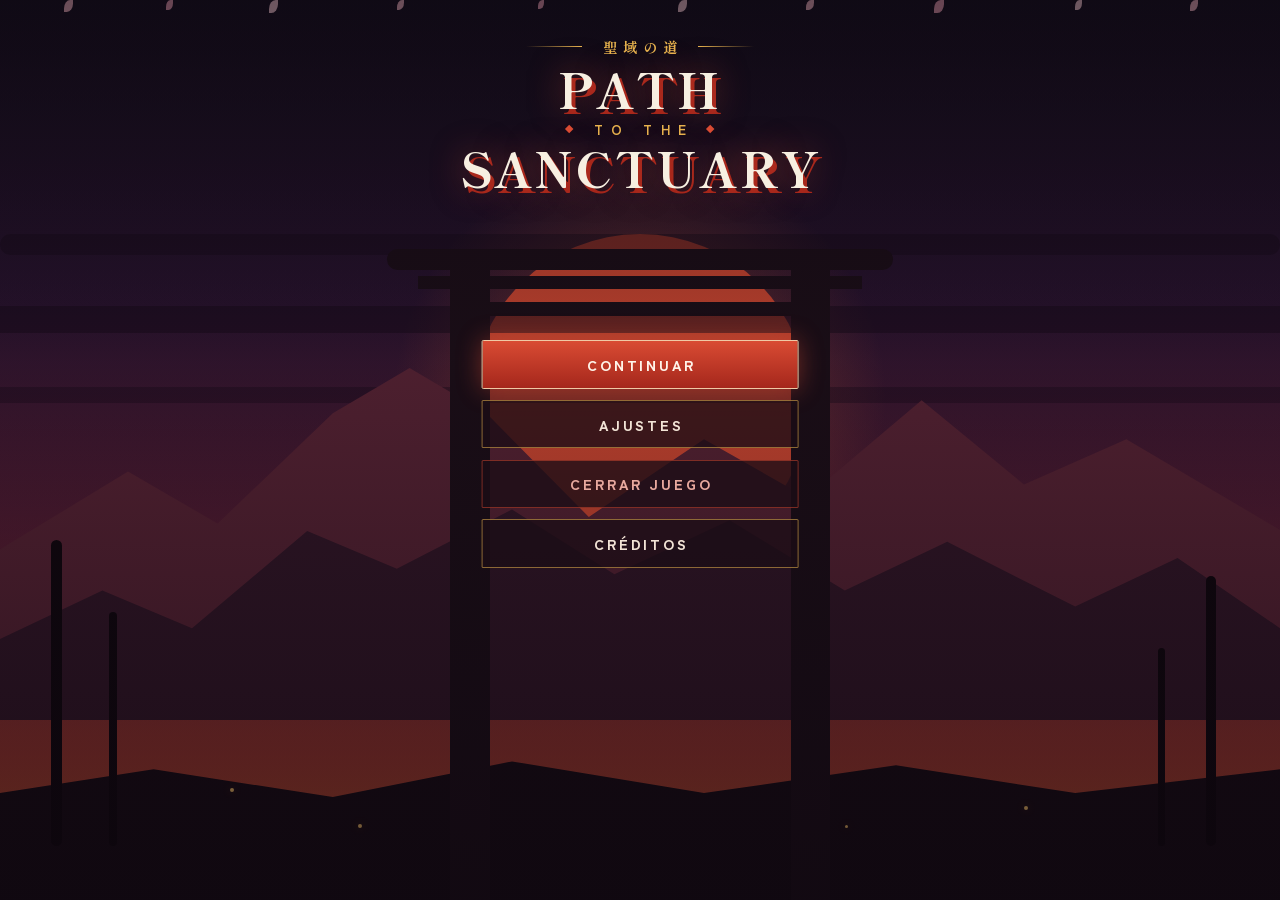
<file: index.html>
<!DOCTYPE html>
<html lang="es">
<head>
<meta charset="utf-8">
<meta name="viewport" content="width=device-width, initial-scale=1">
<title>Path to the Sanctuary</title>
<style>
  html,body{margin:0;padding:0;height:100%;background:#160d1c;overflow:hidden;}
  /* el marco es la pantalla entera: el armazón no se ve, solo sujeta */
  #marco{display:block;width:100vw;height:100vh;border:0;}
</style>
</head>
<body>

<!-- Esta página no se recarga nunca mientras se anda por el menú: las
    pantallas van pasando aquí dentro. Es lo que permite que la caja de
    música de abajo siga sonando sin cortes de una a otra, en vez de nacer
    y morir con cada una. El porqué y el reparto, en js/armazon.js. -->
<iframe id="marco" title="Path to the Sanctuary"></iframe>

<audio id="musicaFondo" data-canal="musica" src="musica/main_theme.mp3" loop preload="auto"></audio>

<script src="js/idiomas.js"></script>
<script src="js/ajustes.js"></script>
<script src="js/armazon.js"></script>
</body>
</html>
</file>
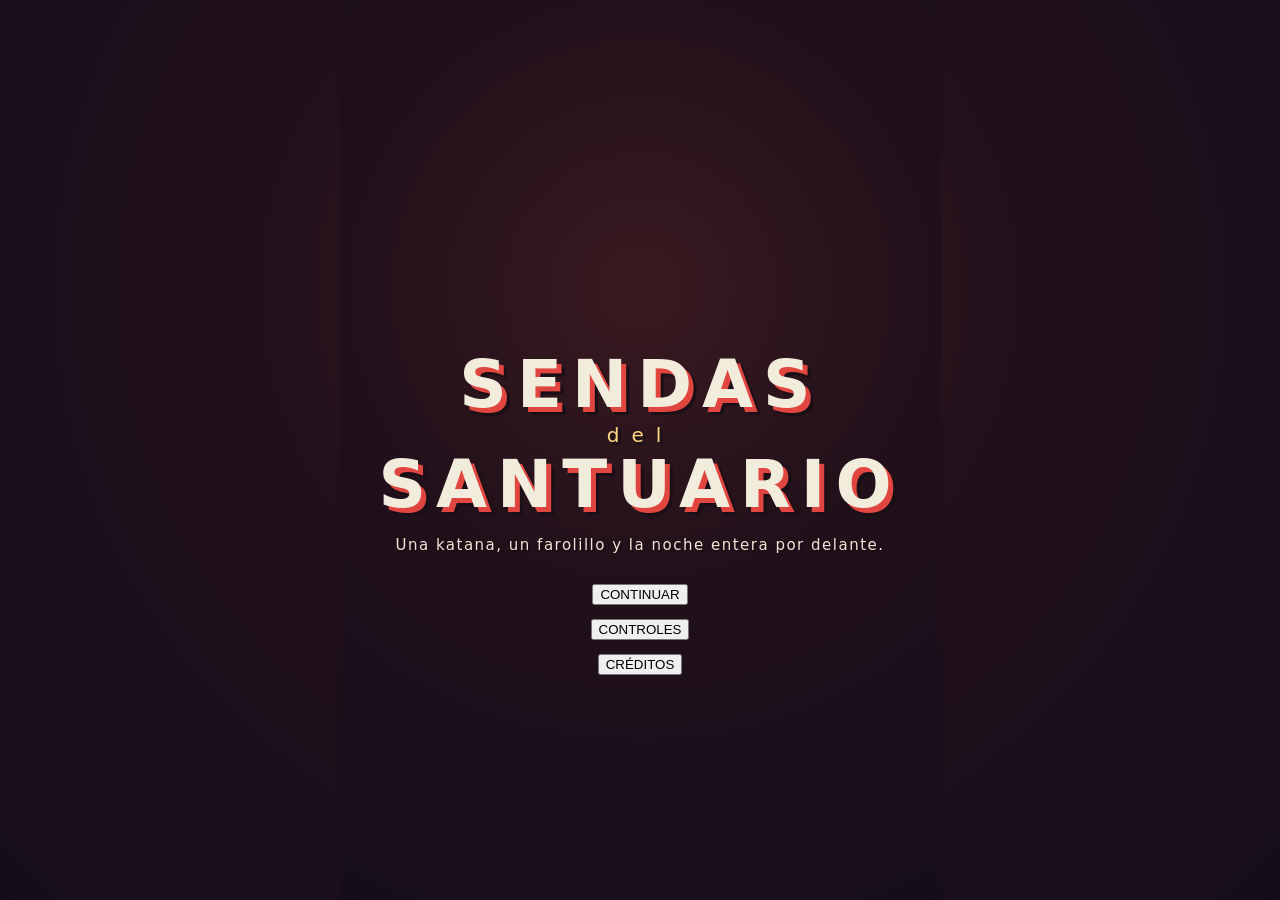
<file: html/index.html>
<!DOCTYPE html> 
<html lang="es">
<head>
<meta charset="utf-8">
<title>Sendas del Santuario</title>
<link rel="stylesheet" href="../css/estilos.css">
</head>
<body class="menu" data-siguiente="ranura.html">

<canvas id="fondoMenu"></canvas>

<div id="portada">
    <h1>SENDAS<small>del</small>SANTUARIO</h1>
    <p class="lema">Una katana, un farolillo y la noche entera por delante.</p>

    <nav id="botones">
        <button id="btJugar" class="boton principal">CONTINUAR</button>
        <button id="btControles" class="boton">CONTROLES</button>
        <button id="btCreditos" class="boton">CRÉDITOS</button>
    </nav>

    <div id="panel" class="panel">
        <div id="panelControles" hidden>
            <h2>CONTROLES</h2>
            <ul>
                <li><b>W A S D</b> Moverte</li>
                <li><b>Shift</b> Correr</li>
                <li><b>Ratón</b> Apuntar</li>
                <li><b>Clic izq</b> Atacar</li>
                <li><b>Clic der</b> Cubrirse con la guardia</li>
                <li><b>Espacio</b> Impulso</li>
                <li><b>E</b> Cruzar la puerta</li>
                <li><b>R</b> Empezar de nuevo</li>
            </ul>
        </div>
        <div id="panelCreditos" hidden>
            <h2>CRÉDITOS</h2>
            <p>Sendas del Santuario · Pre-Alfa</p>
        </div>
    </div>
</div>

<!-- consola de trastear: Alt+Intro la abre y la cierra, Esc también -->
<div id="consola" hidden>
    <div class="salida"></div>
    <div class="entrada">
        <span class="signo">&gt;</span>
        <input type="text" autocomplete="off" spellcheck="false" aria-label="consola">
    </div>
</div>

<script src="../js/armeria.js"></script>
<script src="../js/personaje.js"></script>
<script src="../js/partidas.js"></script>
<script src="../js/consola.js"></script>
<script src="../js/menu.js"></script>
</body>
</html>
</file>
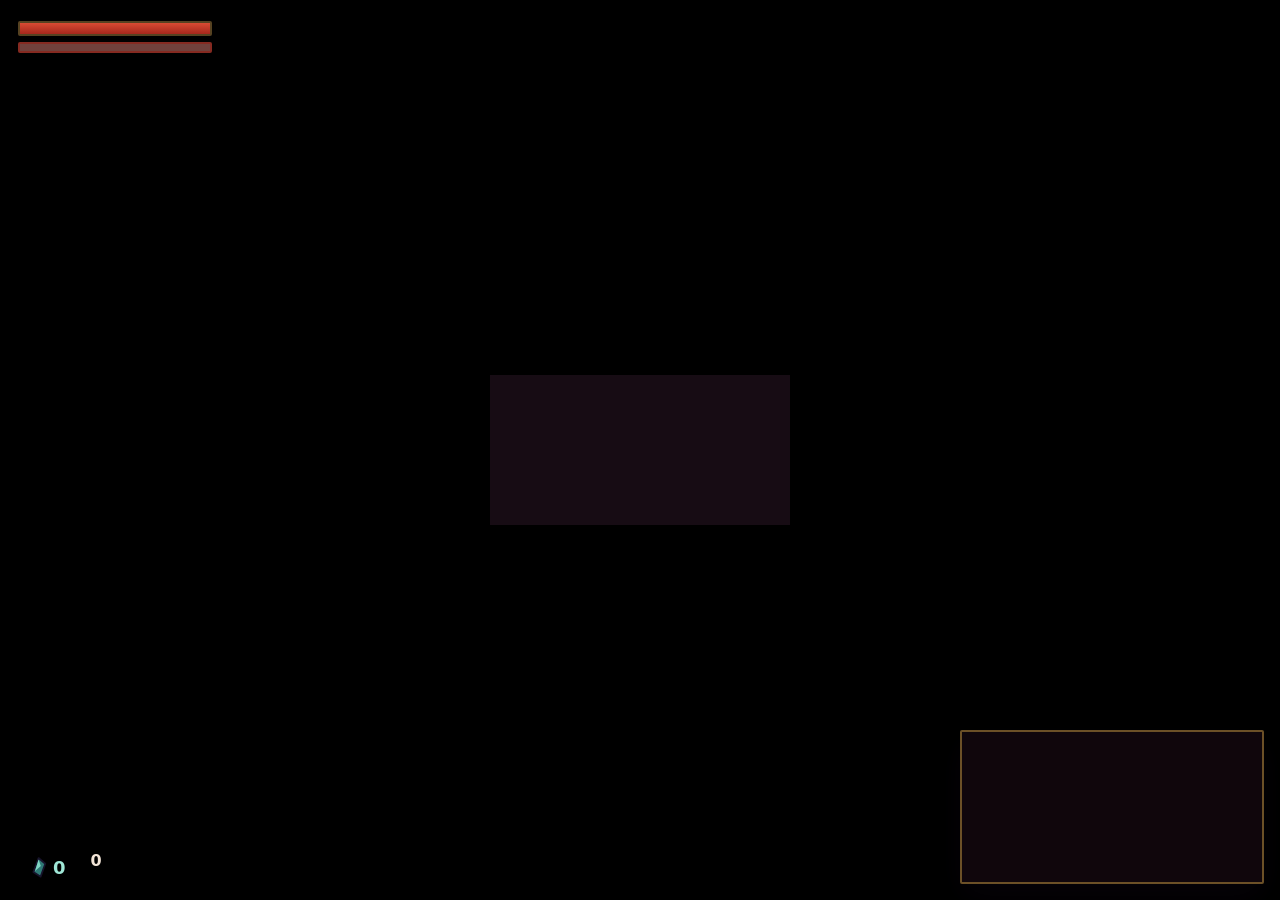
<file: game.html>
<!DOCTYPE html>
<html lang="es">
<head>
<meta charset="utf-8">
<title>Sendas del Santuario</title>
<link rel="stylesheet" href="css/estilos.css">
</head>
<body class="juego">

<div id="escena">
    <canvas id="vista"></canvas>
    <div id="hud">
        <div>
            <span id="estadoPv"></span>
            <div class="barra"><div id="vida"></div></div>
            <div class="barra dash"><div id="dash"></div></div>
        </div>
        <div id="estadoNivel"></div>
    </div>
    <canvas id="minimapa"></canvas>

    <!-- los saldos van en el rincón que dejó el registro de mensajes;
         los iconos los pone vista.js, que los comparte con los paneles -->
    <div id="monedas">
        <div id="jade"><span id="jadeIcono"></span><span id="jadeCifra">0</span></div>
        <div id="lapis"><span id="lapisIcono"></span><span id="lapisCifra">0</span></div>
    </div>
    <div id="aviso"></div>
    <!-- al caer no se reinicia solo: el jugador elige si vuelve a prepararse
         o se marcha al inicio -->
    <div id="muerte">
        <span class="titulo">HAS CAÍDO</span>
        <!-- lo lleva vista.js al caer; sin botín que llorar, ni aparece -->
        <div id="muertePerdido" class="perdido" hidden></div>
        <div class="opciones">
            <button id="mtContinuar" class="boton principal">CONTINUAR</button>
            <button id="mtSalir" class="boton">SALIR</button>
        </div>
    </div>

    <!-- Esc lo abre y lo cierra; mientras tanto la partida sigue corriendo -->
    <div id="menuJuego" hidden>
        <button id="mjCerrar" class="boton">SEGUIR JUGANDO</button>
        <button id="mjControles" class="boton">CONTROLES</button>
        <ul id="mjLista" class="controles" hidden>
            <li><b>W A S D</b> Moverte</li>
            <li><b>Shift</b> Correr</li>
            <li><b>Ratón</b> Apuntar</li>
            <li><b>Clic izq</b> Atacar</li>
            <li><b>Clic der</b> Cubrirte</li>
            <li><b>Espacio</b> Impulso</li>
            <li><b>E</b> Cruzar la puerta</li>
            <li><b>Esc</b> Este menú</li>
        </ul>
        <button id="mjInicio" class="boton">VOLVER AL INICIO</button>
        <button id="mjSalir" class="boton">CERRAR EL JUEGO</button>
        <p id="mjNota" hidden>El navegador no deja cerrar esta pestaña: ciérrala tú.</p>
    </div>
</div>

<script src="js/armeria.js"></script>
<script src="js/personaje.js"></script>
<script src="js/partidas.js"></script>
<script src="js/mazmorra.js"></script>
<script src="js/vista.js"></script>
</body>
</html>
</file>
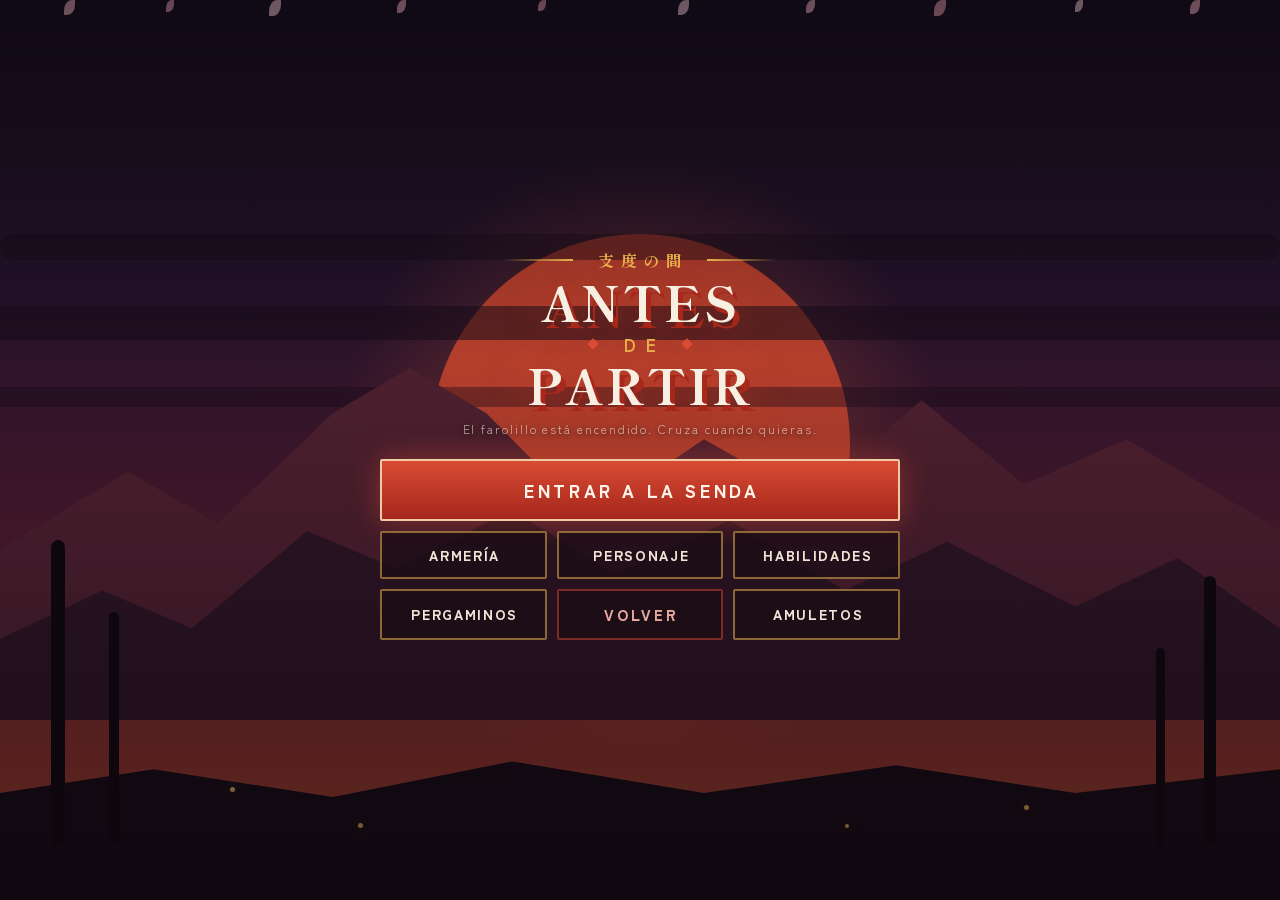
<file: prev.html>
<!DOCTYPE html>
<html lang="es">
<head>
<meta charset="utf-8">
<meta name="viewport" content="width=device-width, initial-scale=1">
<title>Sendas del Santuario</title>
<link rel="preconnect" href="https://fonts.googleapis.com">
<link rel="preconnect" href="https://fonts.gstatic.com" crossorigin>
<link href="https://fonts.googleapis.com/css2?family=Shippori+Mincho+B1:wght@700;800&amp;family=Zen+Kaku+Gothic+New:wght@500;700;900&amp;display=swap" rel="stylesheet">
<link rel="stylesheet" href="css/estilos.css">
</head>
<body class="menu santuario zaguan" data-siguiente="game.html" data-anterior="ranura.html">

<!-- el mismo ocaso de las otras pantallas, aquí sin torii: el zaguán deja
     el cielo despejado. Es decorado y nada más -->
<div id="escenario" aria-hidden="true">
    <div class="halo"></div>
    <div class="sol"></div>

    <div class="nube alta"></div>
    <div class="nube media"></div>
    <div class="nube baja"></div>

    <div class="sierra lejos"></div>
    <div class="sierra honda"></div>
    <div class="sierra cerca"></div>

    <div class="tronco t1"></div>
    <div class="tronco t2"></div>
    <div class="tronco t3"></div>
    <div class="tronco t4"></div>

    <div class="petalos"><i></i><i></i><i></i><i></i><i></i><i></i><i></i><i></i><i></i><i></i></div>
    <div class="brasas"><i></i><i></i><i></i><i></i></div>

    <div class="vineta"></div>
</div>

<div id="portada">
    <div class="rotulo"><span>支度の間</span></div>
    <h1>ANTES</h1>
    <div class="enlace"><span>DE</span></div>
    <h1>PARTIR</h1>
    <p class="lema">El farolillo está encendido. Cruza cuando quieras.</p>

    <nav id="botones">
        <button id="btJugar" type="button" class="boton principal">ENTRAR A LA SENDA</button>
        <div class="fila">
            <button id="btArmeria" type="button" class="boton">ARMERÍA</button>
            <button id="btPersonaje" type="button" class="boton">PERSONAJE</button>
            <button id="btHabilidades" type="button" class="boton">HABILIDADES</button>
        </div>
        <div class="fila">
            <button id="btPergaminos" type="button" class="boton">PERGAMINOS</button>
            <button id="btVolver" type="button" class="boton">VOLVER</button>
            <button id="btAmuletos" type="button" class="boton">AMULETOS</button>
        </div>
    </nav>

    <!-- los rellenan armeria.js y personaje.js al abrirlos, para que el saldo
         mostrado sea siempre el del momento -->
    <div id="armeria" class="panel armeria" hidden></div>
    <div id="personaje" class="panel armeria" hidden></div>

    <!-- estos tres no tienen guion propio todavía: el hueco queda hecho, y se
         abren y cierran como los demás -->
    <div id="habilidades" class="panel armeria vacio" hidden>
        <h2>HABILIDADES</h2>
        <p class="nota">El pergamino sigue en blanco. Aquí se anotarán las
        artes que se aprendan dentro del santuario.</p>
    </div>

    <div id="pergaminos" class="panel armeria vacio" hidden>
        <h2>PERGAMINOS</h2>
        <p class="nota">Ninguno desenrollado todavía. Aquí irán los que se
        encuentren en las sendas.</p>
    </div>

    <div id="amuletos" class="panel armeria vacio" hidden>
        <h2>AMULETOS</h2>
        <p class="nota">Todavía no cuelga ninguno del cinto. Aquí se guardarán
        los que el santuario conceda.</p>
    </div>

    <!-- con algo abierto los botones se van, así que la salida del panel es
         este: menu.js lo ata a cerrarPaneles -->
    <button id="btCerrarPanel" type="button" class="boton">CERRAR</button>
</div>

<script src="js/armeria.js"></script>
<script src="js/personaje.js"></script>
<script src="js/partidas.js"></script>
<script src="js/menu.js"></script>
</body>
</html>
</file>
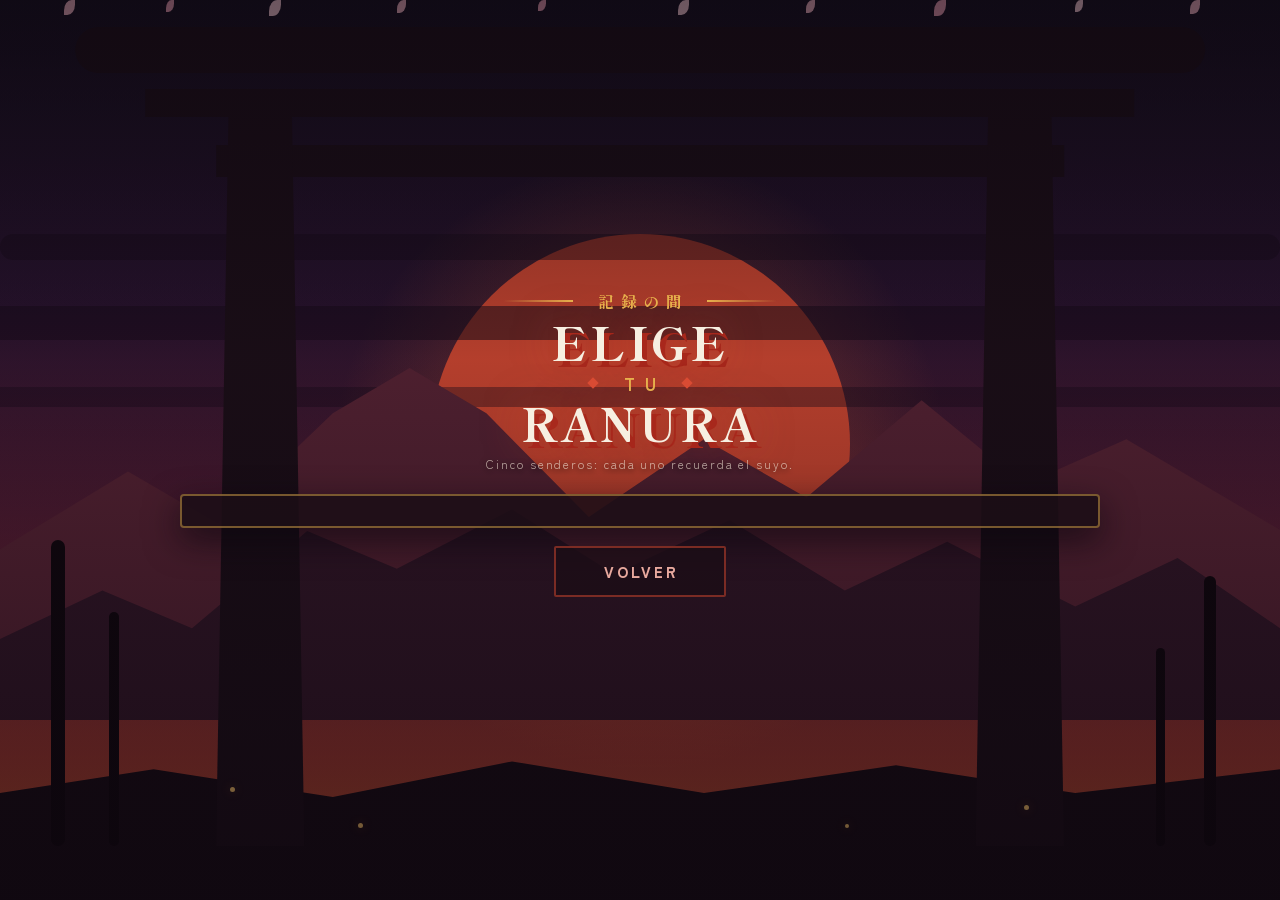
<file: ranura.html>
<!DOCTYPE html>
<html lang="es">
<head>
<meta charset="utf-8">
<meta name="viewport" content="width=device-width, initial-scale=1">
<title>Sendas del Santuario</title>
<link rel="preconnect" href="https://fonts.googleapis.com">
<link rel="preconnect" href="https://fonts.gstatic.com" crossorigin>
<link href="https://fonts.googleapis.com/css2?family=Shippori+Mincho+B1:wght@700;800&amp;family=Zen+Kaku+Gothic+New:wght@500;700;900&amp;display=swap" rel="stylesheet">
<link rel="stylesheet" href="css/estilos.css">
</head>
<body class="menu santuario registros" data-siguiente="prev.html" data-anterior="index.html">

<!-- el mismo ocaso de la portada, y aquí también el torii: en esta pantalla
     no sujeta nada, solo enmarca desde el fondo. Es decorado y nada más,
     así que ni se le pregunta al ratón -->
<div id="escenario" aria-hidden="true">
    <div class="halo"></div>
    <div class="sol"></div>

    <div class="nube alta"></div>
    <div class="nube media"></div>
    <div class="nube baja"></div>

    <div class="sierra lejos"></div>
    <div class="sierra honda"></div>
    <div class="sierra cerca"></div>

    <div class="tronco t1"></div>
    <div class="tronco t2"></div>
    <div class="tronco t3"></div>
    <div class="tronco t4"></div>

    <div class="torii">
        <div class="kasagi"></div>
        <div class="shimaki"></div>
        <div class="nuki"></div>
        <div class="pilar izq"></div>
        <div class="pilar der"></div>
    </div>

    <div class="petalos"><i></i><i></i><i></i><i></i><i></i><i></i><i></i><i></i><i></i><i></i></div>
    <div class="brasas"><i></i><i></i><i></i><i></i></div>

    <div class="vineta"></div>
</div>

<div id="portada">
    <div class="rotulo"><span>記録の間</span></div>
    <h1>ELIGE</h1>
    <div class="enlace"><span>TU</span></div>
    <h1>RANURA</h1>
    <p class="lema">Cinco senderos: cada uno recuerda el suyo.</p>

    <!-- la lista la rellena partidas.js al cargar -->
    <div id="ranuras" class="panel ranuras"></div>

    <nav id="botones">
        <button id="btVolver" type="button" class="boton">VOLVER</button>
    </nav>
</div>

<script src="js/armeria.js"></script>
<script src="js/personaje.js"></script>
<script src="js/partidas.js"></script>
<script src="js/menu.js"></script>
</body>
</html>
</file>
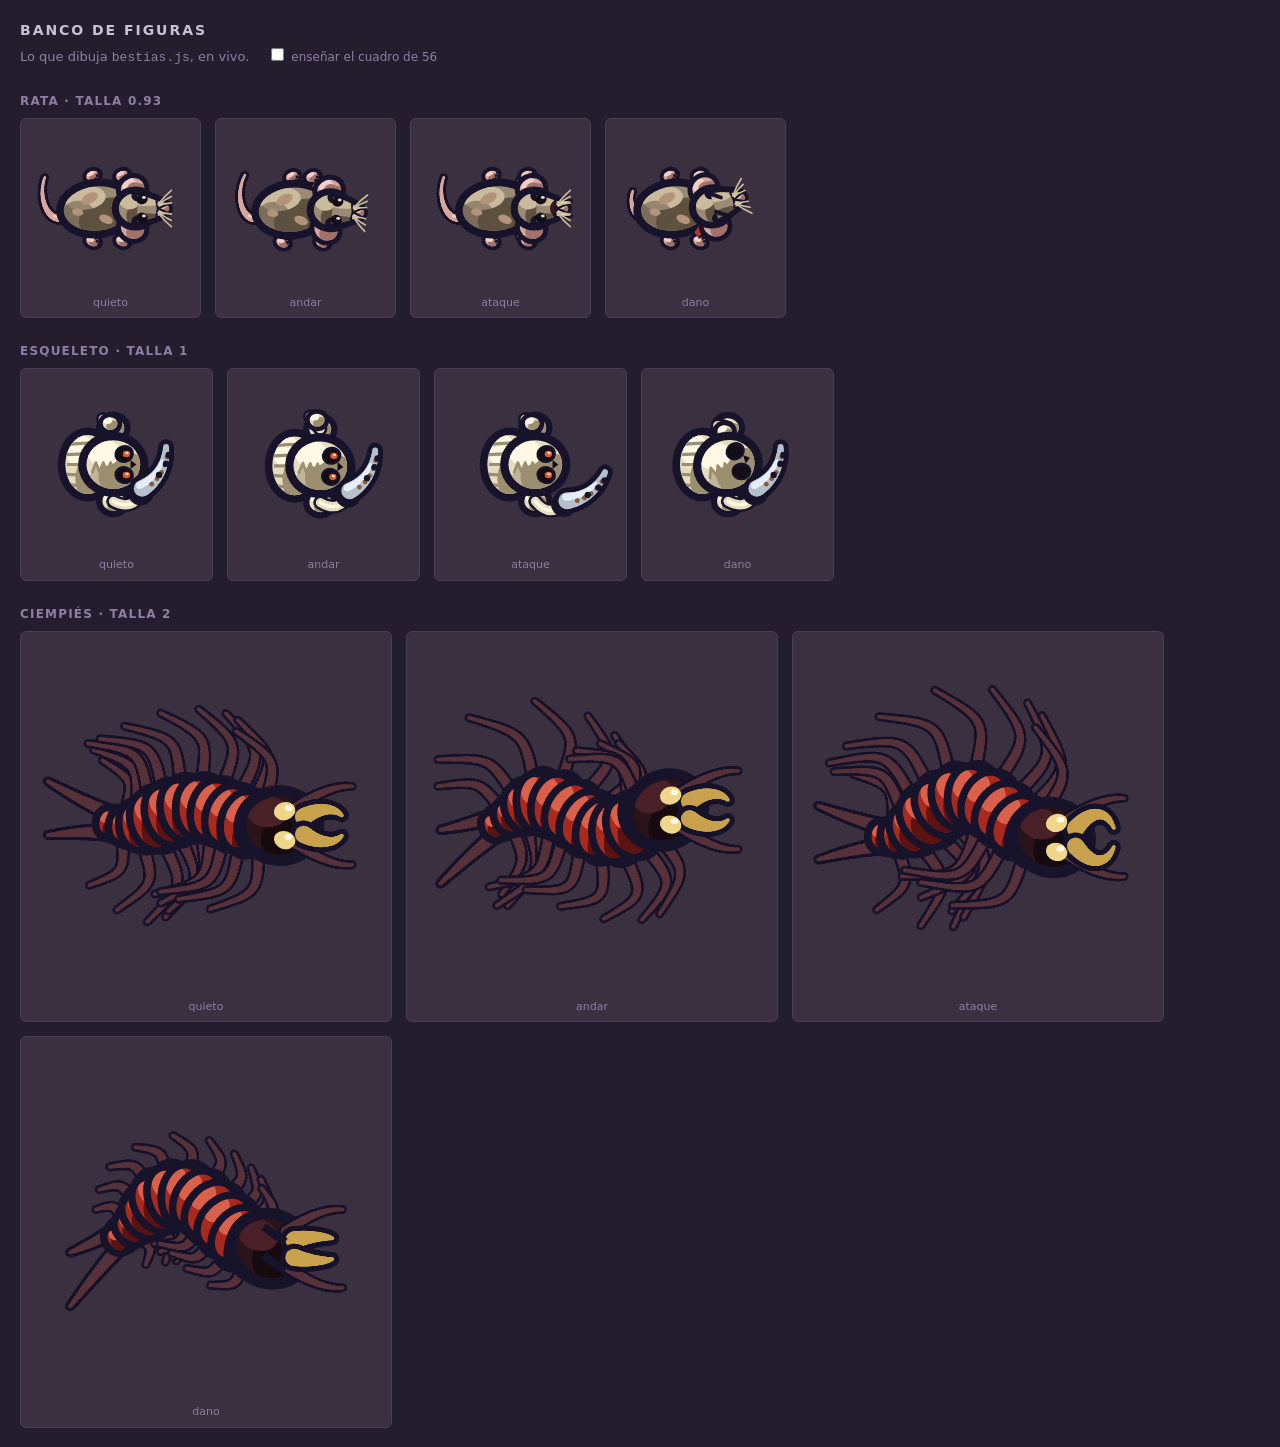
<file: html/_bichos.html>
<!doctype html>
<html lang="es">
<meta charset="utf-8">
<title>Bichos · banco de figuras</title>
<!-- Página de humo para mirar las figuras de bestias.js sin entrar en la senda:
     las tres bestias, sus cuatro poses, animadas y en grande sobre el fondo de
     la mazmorra. No carga el juego, solo bestias.js, así que lo que se ve aquí
     es exactamente lo que pinta la senda. -->
<style>
 body{background:#241d2e;color:#c9bfd6;font:13px/1.5 system-ui,sans-serif;margin:0;padding:20px}
 h1{font-size:14px;font-weight:700;letter-spacing:.14em;text-transform:uppercase;color:#c9bfd6;margin:0 0 4px}
 p.pie{color:#8d7fa3;margin:0 0 20px}
 h2{font-size:12px;font-weight:600;letter-spacing:.1em;text-transform:uppercase;color:#8d7fa3;margin:24px 0 8px}
 .fila{display:flex;gap:14px;flex-wrap:wrap;align-items:flex-start}
 .celda{background:#3a3040;border:1px solid #4b3f55;border-radius:6px;padding:6px;text-align:center}
 .celda span{display:block;color:#8d7fa3;font-size:11px;margin-top:3px}
 canvas{display:block}
 label{color:#8d7fa3;margin-left:14px;font-size:12px}
</style>
<h1>Banco de figuras</h1>
<p class="pie">Lo que dibuja <code>bestias.js</code>, en vivo.
   <label><input type="checkbox" id="cerco"> enseñar el cuadro de 56</label></p>
<div id="todo"></div>

<script src="../js/bestias.js"></script>
<script>
'use strict';
// El aumento con que se miran aquí: la talla de la ficha, para que unos se
// vean mayores que otros igual que en la senda, por el aumento de la página.
const AUMENTO = 3.2;

const todo = document.getElementById('todo');
const marco = document.getElementById('cerco');
const lienzos = [];

for (const f of BESTIAS.fichas) {
    const h = document.createElement('h2');
    h.textContent = f.nombre + '  ·  talla ' + (f.talla || 1);
    todo.appendChild(h);
    const fila = document.createElement('div');
    fila.className = 'fila';
    todo.appendChild(fila);

    for (const pose of BESTIAS.POSES) {
        const lado = Math.round(BESTIAS.CUADRO * AUMENTO * (f.talla || 1));
        const celda = document.createElement('div');
        celda.className = 'celda';
        const cv = document.createElement('canvas');
        cv.width = cv.height = lado;
        celda.appendChild(cv);
        const pie = document.createElement('span');
        pie.textContent = pose;
        celda.appendChild(pie);
        fila.appendChild(celda);
        lienzos.push({ g: cv.getContext('2d'), id: f.id, pose, lado });
    }
}

// La fase: andando corre sola, pegando va y vuelve de cero a uno -que es lo
// que la senda le pasa como avance del golpe-, y las dos quietas no la usan.
function cuadro(ms) {
    const t = ms / 1000;
    for (const L of lienzos) {
        L.g.clearRect(0, 0, L.lado, L.lado);
        if (marco.checked) {
            L.g.strokeStyle = '#4b3f55';
            L.g.lineWidth = 1;
            L.g.strokeRect(0.5, 0.5, L.lado - 1, L.lado - 1);
        }
        const fase = L.pose === 'andar' ? t * 5
                   : L.pose === 'ataque' ? (t * 0.7) % 1 : 0;
        BESTIAS.pintar(L.g, L.lado, L.id, L.pose, fase);
    }
    requestAnimationFrame(cuadro);
}
requestAnimationFrame(cuadro);
</script>
</html>
</file>
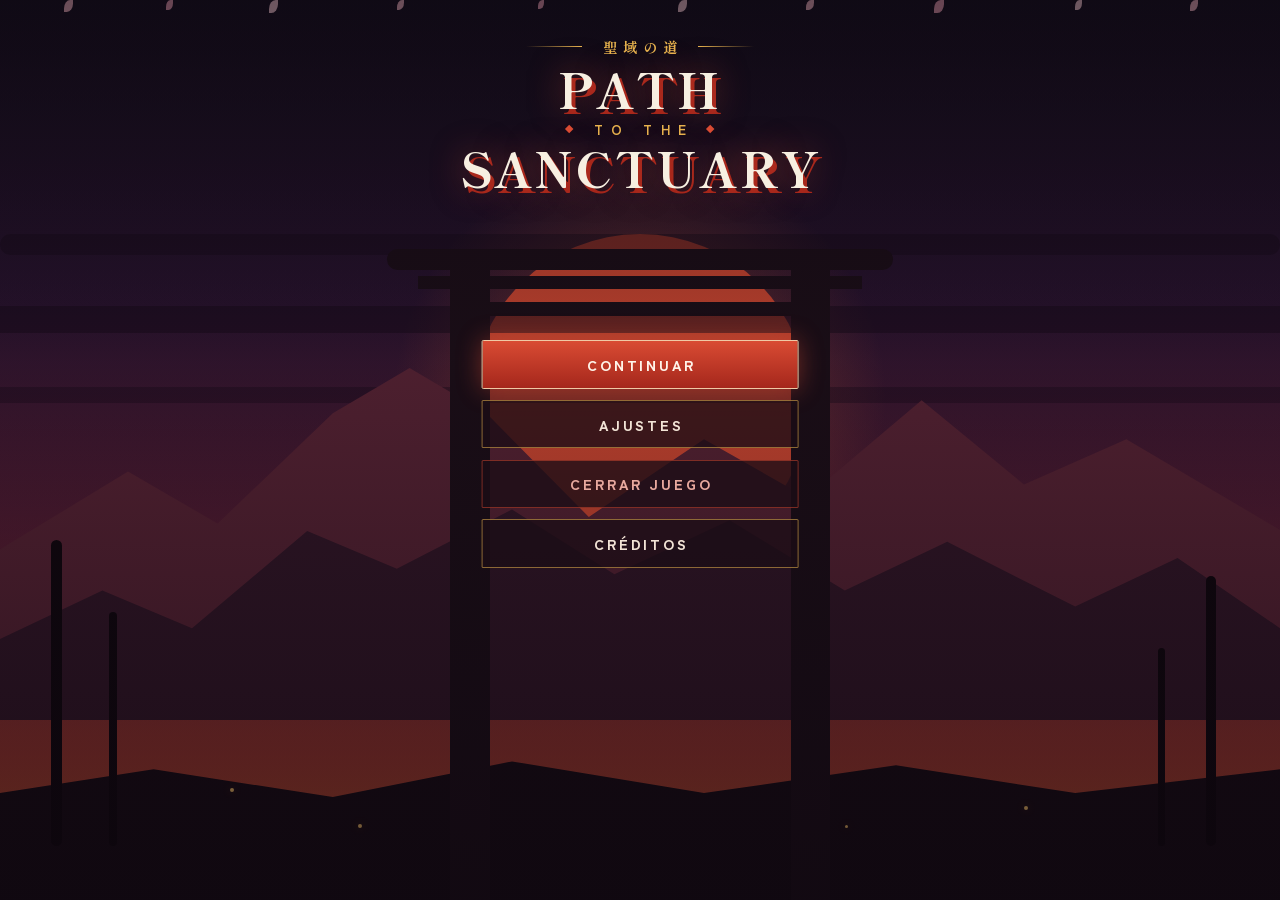
<file: html/_humo.html>
<!DOCTYPE html>
<html lang="es">
<head>
<meta charset="utf-8">
<meta name="viewport" content="width=device-width, initial-scale=1">
<title>Path to the Sanctuary</title>
<link rel="preconnect" href="https://fonts.googleapis.com">
<link rel="preconnect" href="https://fonts.gstatic.com" crossorigin>
<link href="https://fonts.googleapis.com/css2?family=Shippori+Mincho+B1:wght@700;800&amp;family=Zen+Kaku+Gothic+New:wght@500;700;900&amp;display=swap" rel="stylesheet">
<link rel="stylesheet" href="../css/estilos.css">
</head>
<body class="menu santuario zaguan" data-siguiente="game.html" data-anterior="ranura.html" data-musica="si">

<!-- el mismo ocaso de las otras pantallas, aquí sin torii: el zaguán deja
    el cielo despejado. Es decorado y nada más -->
<div id="escenario" aria-hidden="true">
    <div class="halo"></div>
    <div class="sol"></div>

    <div class="nube alta"></div>
    <div class="nube media"></div>
    <div class="nube baja"></div>

    <div class="sierra lejos"></div>
    <div class="sierra honda"></div>
    <div class="sierra cerca"></div>

    <div class="tronco t1"></div>
    <div class="tronco t2"></div>
    <div class="tronco t3"></div>
    <div class="tronco t4"></div>

    <div class="petalos"><i></i><i></i><i></i><i></i><i></i><i></i><i></i><i></i><i></i><i></i></div>
    <div class="brasas"><i></i><i></i><i></i><i></i></div>

    <div class="vineta"></div>
</div>

<div id="portada">
    <div class="rotulo"><span>支度の間</span></div>
    <h1 data-t="prev.t1">ANTES</h1>
    <div class="enlace"><span data-t="prev.t2">DE</span></div>
    <h1 data-t="prev.t3">PARTIR</h1>
    <p class="lema" data-t="prev.lema">El farolillo está encendido. Cruza cuando quieras.</p>

    <nav id="botones">
        <button id="btJugar" type="button" class="boton principal" data-t="prev.entrar">ENTRAR A LA SENDA</button>
        <div class="fila">
            <button id="btArmeria" type="button" class="boton" data-t="prev.armeria">ARMERÍA</button>
            <button id="btPersonaje" type="button" class="boton" data-t="prev.personaje">PERSONAJE</button>
            <button id="btHabilidades" type="button" class="boton" data-t="prev.habilidades">HABILIDADES</button>
        </div>
        <div class="fila">
            <button id="btPergaminos" type="button" class="boton" data-t="prev.pergaminos">PERGAMINOS</button>
            <button id="btBestiario" type="button" class="boton" data-t="prev.bestiario">BESTIARIO</button>
            <button id="btAmuletos" type="button" class="boton" data-t="prev.amuletos">AMULETOS</button>
        </div>
        <!-- la salida se descuelga de su renglón y baja sola, con la misma
             medida que tenía y a un dedo por debajo: no es un destino más
             del zaguán, es la puerta por la que se vuelve -->
        <div class="fila salida">
            <button id="btVolver" type="button" class="boton" data-t="comun.volver">VOLVER</button>
        </div>
    </nav>

    <!-- los rellenan armeria.js, personaje.js y bestias.js al abrirlos, para
         que el saldo -y las cuentas del bestiario- sean siempre los del momento -->
    <div id="armeria" class="panel armeria" hidden></div>
    <div id="personaje" class="panel armeria" hidden></div>
    <div id="bestiario" class="panel armeria bestiario" hidden></div>

    <!-- estos tres no tienen guion propio todavía: el hueco queda hecho, y se
         abren y cierran como los demás -->
    <div id="habilidades" class="panel armeria vacio" hidden>
        <h2 data-t="prev.habilidades">HABILIDADES</h2>
        <p class="nota" data-t="prev.notaHabilidades"></p>
    </div>

    <div id="pergaminos" class="panel armeria vacio" hidden>
        <h2 data-t="prev.pergaminos">PERGAMINOS</h2>
        <p class="nota" data-t="prev.notaPergaminos"></p>
    </div>

    <div id="amuletos" class="panel armeria vacio" hidden>
        <h2 data-t="prev.amuletos">AMULETOS</h2>
        <p class="nota" data-t="prev.notaAmuletos"></p>
    </div>

    <!-- con algo abierto los botones se van, así que la salida del panel es
         este: menu.js lo ata a cerrarPaneles -->
    <button id="btCerrarPanel" type="button" class="boton" data-t="comun.cerrar">CERRAR</button>
</div>

<script src="../js/idiomas.js"></script>
<!-- solo por su lista de comarcas: es de donde el bestiario saca las diez
     columnas de la pestaña de jefes. No dibuja ni juega nada, así que aquí
     dentro del zaguán no desentona -->
<script src="../js/biomas.js"></script>
<script src="../js/aceros.js"></script>
<script src="../js/bestias.js"></script>
<script src="../js/armeria.js"></script>
<script src="../js/personaje.js"></script>
<script src="../js/partidas.js"></script>
<script src="../js/ajustes.js"></script>
<script src="../js/menu.js"></script>
<script>
window.addEventListener('error', e => { document.title = 'ERROR: ' + e.message; });
(function () {
  const p = { arma:'tanto', compradas:['tanto'], niveles:{}, dones:{}, esquirlas:0, orbes:0,
              god:false, cheat:false, hondo:12, completado:false, creada:Date.now(), jugada:Date.now(),
              bestiario:{ rata:{caidos:5,caidas:1}, esqueleto:{caidos:3,caidas:2}, ciempies:{caidos:2,caidas:0} } };
  const lista = [p, null, null, null, null];
  localStorage.setItem('sendas.partidas', JSON.stringify(lista));
  localStorage.setItem('sendas.ranura', '0');
})();
addEventListener('load', () => setTimeout(() => {
  for (const el of document.querySelectorAll('.panel, #menu, .menu-pausa')) {}
  document.getElementById('btBestiario').click();
  setTimeout(() => {
     const b = document.querySelector('#bestiario [data-bestia="esqueleto"]');
     if (b) b.click();
  }, 150);
}, 300));
</script>
</body>
</html>
</file>
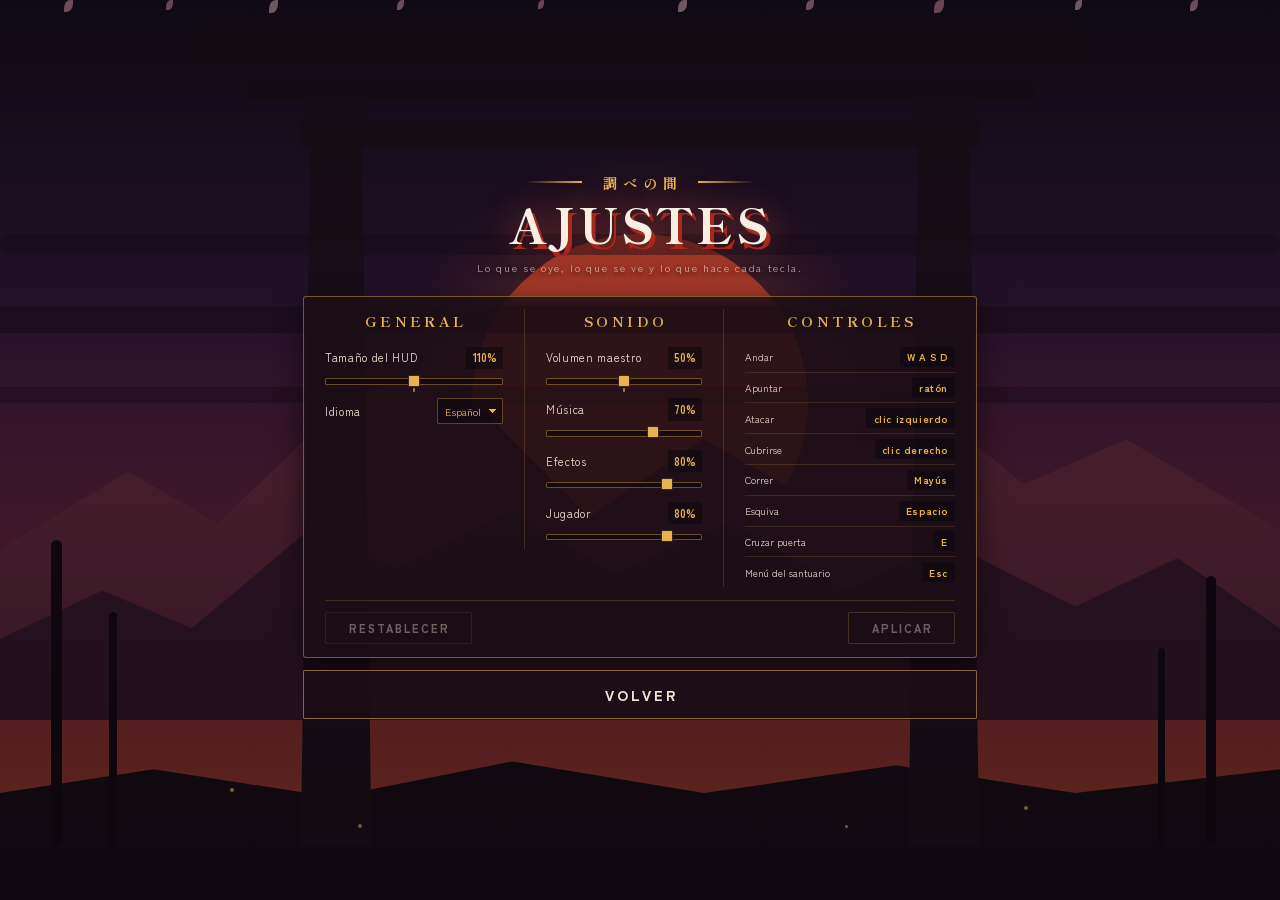
<file: html/ajustes.html>
<!DOCTYPE html>
<html lang="es">
<head>
<meta charset="utf-8">
<meta name="viewport" content="width=device-width, initial-scale=1">
<title>Path to the Sanctuary</title>
<link rel="preconnect" href="https://fonts.googleapis.com">
<link rel="preconnect" href="https://fonts.gstatic.com" crossorigin>
<link href="https://fonts.googleapis.com/css2?family=Shippori+Mincho+B1:wght@700;800&amp;family=Zen+Kaku+Gothic+New:wght@500;700;900&amp;display=swap" rel="stylesheet">
<link rel="stylesheet" href="../css/estilos.css">
</head>
<body class="menu santuario preferencias" data-anterior="portada.html" data-musica="si">

<!-- el mismo ocaso de la portada y de las ranuras: decorado y nada más,
     así que ni se le pregunta al ratón -->
<div id="escenario" aria-hidden="true">
    <div class="halo"></div>
    <div class="sol"></div>

    <div class="nube alta"></div>
    <div class="nube media"></div>
    <div class="nube baja"></div>

    <div class="sierra lejos"></div>
    <div class="sierra honda"></div>
    <div class="sierra cerca"></div>

    <div class="tronco t1"></div>
    <div class="tronco t2"></div>
    <div class="tronco t3"></div>
    <div class="tronco t4"></div>

    <div class="torii">
        <div class="kasagi"></div>
        <div class="shimaki"></div>
        <div class="nuki"></div>
        <div class="pilar izq"></div>
        <div class="pilar der"></div>
    </div>

    <div class="petalos"><i></i><i></i><i></i><i></i><i></i><i></i><i></i><i></i><i></i><i></i></div>
    <div class="brasas"><i></i><i></i><i></i><i></i></div>

    <div class="vineta"></div>
</div>

<div id="portada">
    <div class="rotulo"><span>調べの間</span></div>
    <h1 data-t="ajustes.titulo">AJUSTES</h1>
    <p class="lema" data-t="ajustes.lema">Lo que se oye, lo que se ve y lo que hace cada tecla.</p>

    <!-- la hoja la rellena ajustes.js al cargar -->
    <div id="ajustes" class="panel ajustes abierto"></div>

    <nav id="botones">
        <button id="btVolver" type="button" class="boton" data-t="comun.volver">VOLVER</button>
    </nav>
</div>

<!-- sin caja de música propia: la sujeta el armazón (index.html) cuando esta
     pantalla se abre entera, y dentro de la partida no suena en absoluto,
     que allí la música la pone el juego -->

<script src="../js/idiomas.js"></script>
<script src="../js/ajustes.js"></script>
<script src="../js/menu.js"></script>
</body>
</html>
</file>
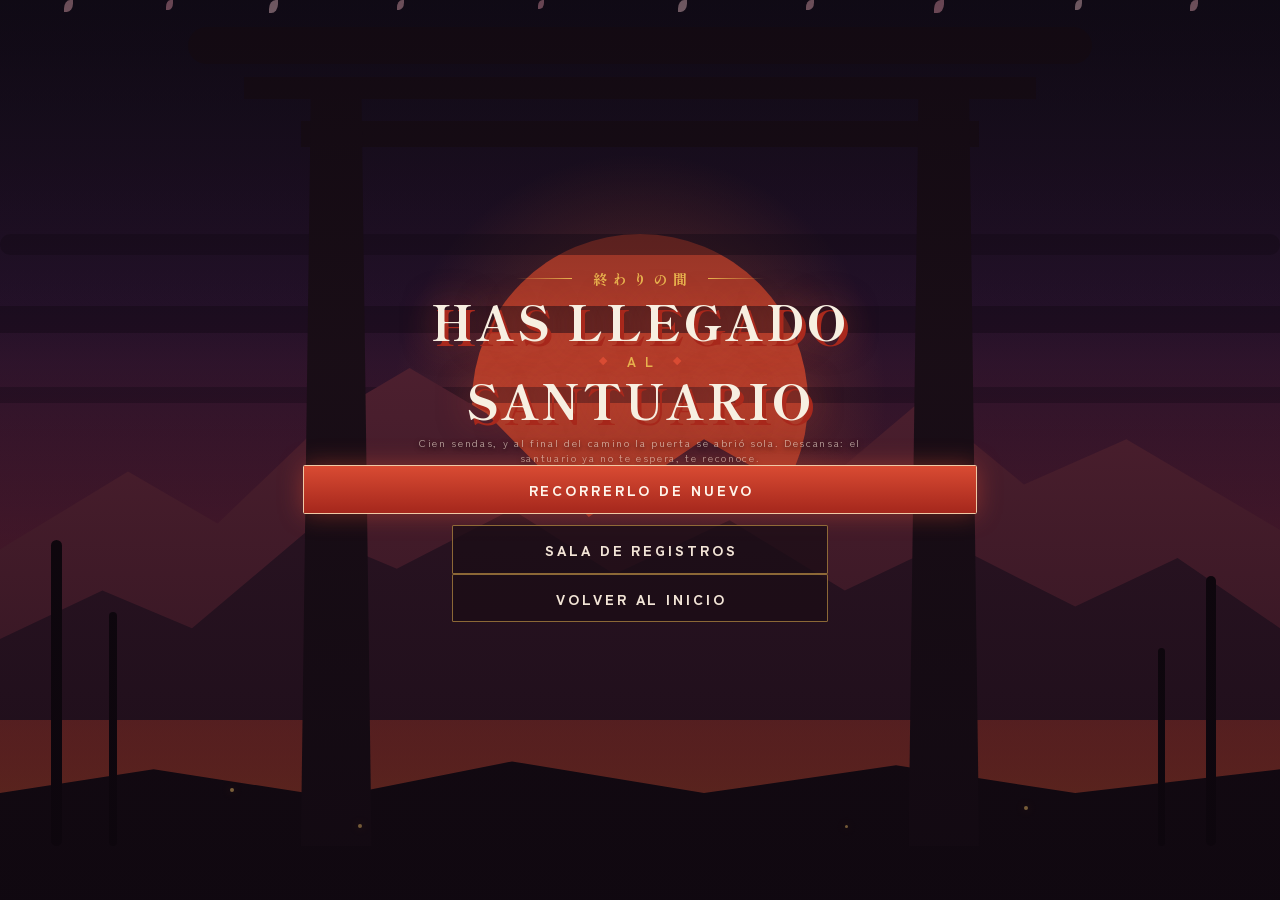
<file: html/final.html>
<!DOCTYPE html>
<html lang="es">
<head>
<meta charset="utf-8">
<meta name="viewport" content="width=device-width, initial-scale=1">
<title>Path to the Sanctuary</title>
<link rel="preconnect" href="https://fonts.googleapis.com">
<link rel="preconnect" href="https://fonts.gstatic.com" crossorigin>
<link href="https://fonts.googleapis.com/css2?family=Shippori+Mincho+B1:wght@700;800&amp;family=Zen+Kaku+Gothic+New:wght@500;700;900&amp;display=swap" rel="stylesheet">
<link rel="stylesheet" href="../css/estilos.css">
</head>
<body class="menu santuario final" data-siguiente="prev.html" data-anterior="portada.html">

<!-- el mismo ocaso de las demás pantallas, con el torii de vuelta: aquí sí
     viene a cuento, porque es el umbral que se acaba de cruzar -->
<div id="escenario" aria-hidden="true">
    <div class="halo"></div>
    <div class="sol"></div>

    <div class="nube alta"></div>
    <div class="nube media"></div>
    <div class="nube baja"></div>

    <div class="sierra lejos"></div>
    <div class="sierra honda"></div>
    <div class="sierra cerca"></div>

    <div class="tronco t1"></div>
    <div class="tronco t2"></div>
    <div class="tronco t3"></div>
    <div class="tronco t4"></div>

    <div class="torii">
        <div class="kasagi"></div>
        <div class="shimaki"></div>
        <div class="nuki"></div>
        <div class="pilar izq"></div>
        <div class="pilar der"></div>
    </div>

    <div class="petalos"><i></i><i></i><i></i><i></i><i></i><i></i><i></i><i></i><i></i><i></i></div>
    <div class="brasas"><i></i><i></i><i></i><i></i></div>

    <div class="vineta"></div>
</div>

<div id="portada">
    <div class="rotulo"><span>終わりの間</span></div>
    <h1 data-t="final.t1">HAS LLEGADO</h1>
    <div class="enlace"><span data-t="final.t2">AL</span></div>
    <h1 data-t="final.t3">SANTUARIO</h1>
    <p class="lema" data-t="final.lema"></p>

    <!-- lo rellena el guion de abajo con lo que dejó apuntado la partida -->
    <div id="recuento" class="recuento" hidden></div>

    <nav id="botones">
        <button id="btOtraVez" type="button" class="boton principal" data-t="final.otraVez">RECORRERLO DE NUEVO</button>
        <div class="fila">
            <button id="btRegistros" type="button" class="boton" data-t="final.registros">SALA DE REGISTROS</button>
            <button id="btInicio" type="button" class="boton" data-t="comun.inicio">VOLVER AL INICIO</button>
        </div>
    </nav>
</div>

<script src="../js/idiomas.js"></script>
<script src="../js/armeria.js"></script>
<script src="../js/personaje.js"></script>
<script src="../js/ajustes.js"></script>
<script src="../js/menu.js"></script>
<script>
/* El recuento de la partida que acaba de terminar. vista.js lo dejó escrito
   en la sesión justo antes de traernos aquí; si no está -porque se ha
   entrado a mano o el navegador no guarda- la pantalla sale igual, solo que
   sin cifras. */
(function despedida() {
    'use strict';

    // Abierta suelta, menu.js está mandándola ya al armazón para que se cargue
    // dentro del marco. Aquí no se toca nada: el recuento se lee una sola vez
    // y se borra, y si lo leyera esta carga de paso, la buena lo encontraría
    // vacío. La partida entra directa por el armazón y no pasa por aquí.
    if (window.self === window.top) return;

    const caja = document.getElementById('recuento');

    let datos = null;
    try {
        const crudo = sessionStorage.getItem('sendas.final');
        if (crudo) datos = JSON.parse(crudo);
        sessionStorage.removeItem('sendas.final');   // se lee una sola vez
    } catch (e) { datos = null; }

    if (datos) {
        const jade = (typeof ESQUIRLA_SVG !== 'undefined') ? ESQUIRLA_SVG : '';
        const orbes = (typeof ORBE_SVG !== 'undefined') ? ORBE_SVG : '';

        // el tiempo se dice como se diría en voz alta, no en segundos
        const s = Math.max(0, datos.tiempo | 0);
        const horas = Math.floor(s / 3600), minutos = Math.floor(s / 60) % 60;
        const tiempo = horas
            ? `${horas} h ${minutos} min`
            : `${minutos} min ${s % 60} s`;

        caja.innerHTML = `
            <p class="titulo">${TR('final.camino')}</p>
            <div class="cifras">
                <span class="dato"><b>${datos.sendas || 100}</b><i>${TR('final.sendas')}</i></span>
                <span class="dato"><b>${tiempo}</b><i>${TR('final.tiempo')}</i></span>
            </div>
            <div class="cifras">
                <span class="dato acero"><b>${datos.arma || 'tantō'}</b><i>${TR('final.arma')}</i></span>
            </div>
            <div class="cuentas">
                <span class="jade">${datos.jade || 0}${jade}</span>
                <span class="orbes">${datos.orbes || 0}${orbes}</span>
            </div>`;
        caja.hidden = false;
    }

    const ir = (id, destino) =>
        document.getElementById(id).addEventListener('click', () => { location.href = destino; });

    // portada.html y no ../index.html: index es el armazón que nos tiene
    // enmarcados, y mandarlo ahí dentro sería meter el marco en sí mismo
    ir('btOtraVez', 'prev.html');
    ir('btRegistros', 'ranura.html');
    ir('btInicio', 'portada.html');
})();
</script>
</body>
</html>
</file>
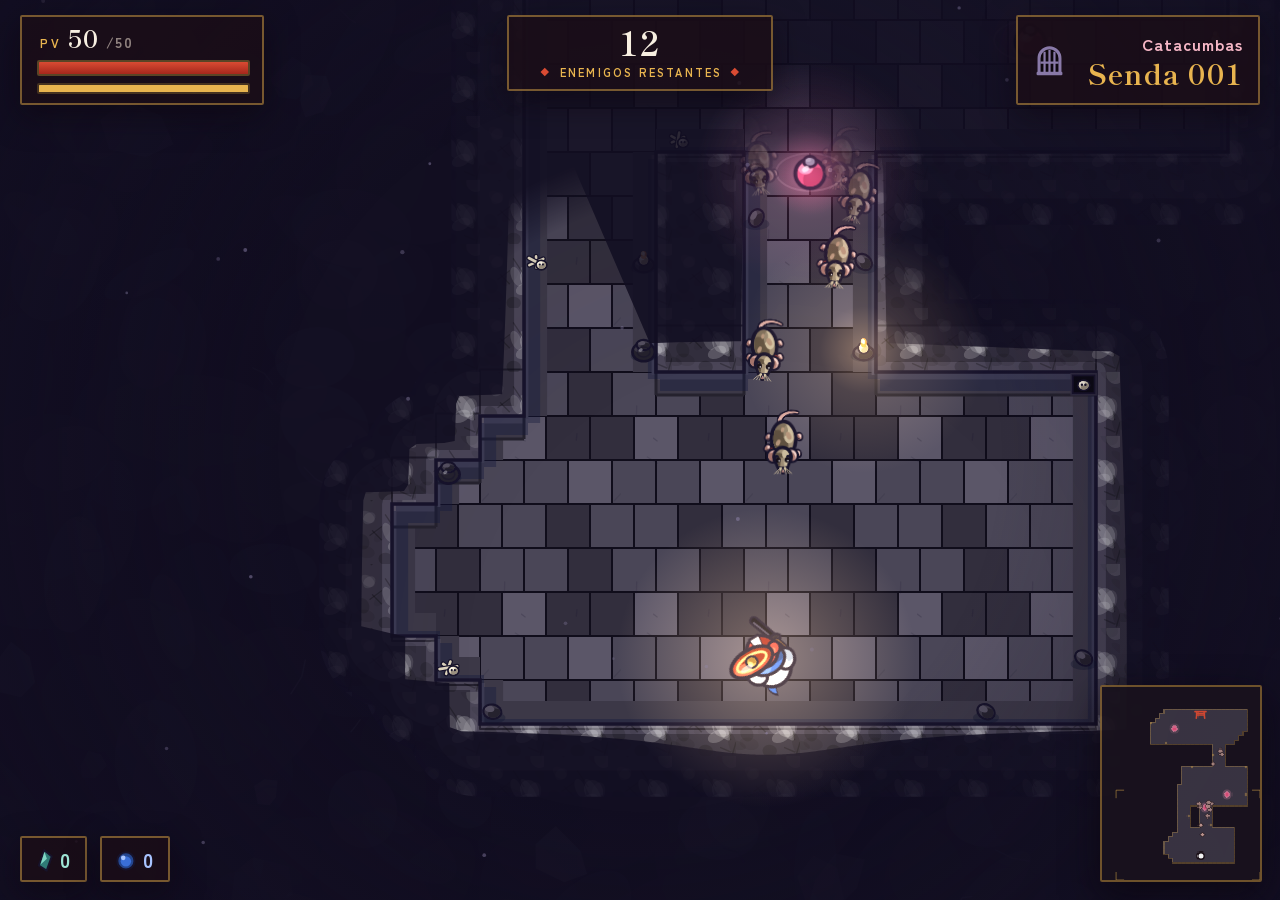
<file: html/game.html>
<!DOCTYPE html>
<html lang="es">
<head>
<meta charset="utf-8">
<title>Path to the Sanctuary</title>
<link rel="preconnect" href="https://fonts.googleapis.com">
<link rel="preconnect" href="https://fonts.gstatic.com" crossorigin>
<link href="https://fonts.googleapis.com/css2?family=Shippori+Mincho+B1:wght@700;800&amp;family=Zen+Kaku+Gothic+New:wght@500;700;900&amp;display=swap" rel="stylesheet">
<link rel="stylesheet" href="../css/estilos.css">
</head>
<body class="juego">

<div id="escena">
    <canvas id="vista"></canvas>
    <!-- El marcador entero habla el idioma del resto del juego: tablillas de
         laca con filete de tinta gruesa, sombra dura sin desenfoque y los
         títulos en mincho muy abierto, como el rótulo del torii. Nada de
         filetes finos ni esquinas blandas, que era lo que lo delataba como
         de otra parte. -->
    <div id="hud">
        <!-- lo que el héroe aguanta y lo que le queda de impulso -->
        <div id="cedula" class="tablilla">
            <div id="estadoPv"><b data-t="hud.pv">PV</b><span id="pvAhora">0</span><i id="pvTope">/0</i></div>
            <div class="barra"><div id="vida"></div></div>
            <div class="barra dash"><div id="dash"></div></div>
        </div>

        <!-- La cuenta de lo que queda vivo preside el marcador: es lo que
             decide cuándo se abre la puerta, así que va en el centro y
             colgada del borde de arriba, como la tablilla de un torii. -->
        <div id="enemigos" class="tablilla">
            <span id="enemigosCifra">0</span>
            <span class="rotulo" data-t="hud.enemigos">ENEMIGOS RESTANTES</span>
        </div>

        <!-- dónde se anda: la senda y el nombre de la comarca, que lo pone
             biomas.js y no esta página -->
        <div id="estadoNivel" class="tablilla"></div>
    </div>
    <!-- El plano de la senda. Se ve entero desde el primer paso: no hay niebla
         que levantar, y la puerta, los elixires y lo que anda suelto están
         marcados siempre. -->
    <canvas id="minimapa"></canvas>

    <!-- los saldos van en el rincón que dejó el registro de mensajes;
         los iconos los pone vista.js, que los comparte con los paneles.
         Cada uno en su tablilla, como el resto del marcador. -->
    <div id="monedas">
        <div id="jade" class="tablilla"><span id="jadeIcono"></span><span id="jadeCifra">0</span></div>
        <div id="orbes" class="tablilla"><span id="orbesIcono"></span><span id="orbesCifra">0</span></div>
    </div>
    <div id="aviso"></div>
    <!-- al caer no se reinicia solo: el jugador elige si vuelve a prepararse
         o se marcha al inicio -->
    <div id="muerte">
        <span class="titulo" data-t="juego.caido">HAS CAÍDO</span>
        <!-- lo lleva vista.js al caer; sin botín que llorar, ni aparece -->
        <div id="muertePerdido" class="perdido" hidden></div>
        <div class="opciones">
            <button id="mtContinuar" class="boton principal" data-t="comun.continuar">CONTINUAR</button>
            <button id="mtSalir" class="boton" data-t="comun.inicio">VOLVER AL INICIO</button>
        </div>
    </div>

    <!-- Esc lo abre y lo cierra; mientras tanto la partida sigue corriendo -->
    <div id="menuJuego" hidden>
        <button id="mjCerrar" class="boton principal" data-t="juego.seguir">SEGUIR JUGANDO</button>
        <button id="mjAjustes" class="boton" data-t="comun.ajustes">AJUSTES</button>
        <button id="mjInicio" class="boton" data-t="comun.inicio">VOLVER AL INICIO</button>
        <button id="mjSalir" class="boton" data-t="comun.cerrarJuego">CERRAR JUEGO</button>
        <p id="mjNota" hidden data-t="comun.notaPestana"></p>
    </div>

    <!-- Los ajustes no son una pantalla aparte: se asoman aquí encima, en su
         propia ventana, y por el borde se sigue viendo la senda. La página es
         la misma ajustes.html que abre la portada, cargada dentro la primera
         vez que se pide; ella sola se da cuenta de que va enmarcada. -->
    <div id="ventanaAjustes" hidden>
        <iframe id="marcoAjustes" title="Ajustes" src="about:blank"></iframe>
    </div>

    <!-- el mismo mueble de la portada. Aquí Alt+Intro y el botón del menú solo
         lo abren si la ranura trae encendido el permiso -->
    <div id="consola" hidden>
        <div class="salida"></div>
        <div class="entrada">
            <span class="signo">›</span>
            <input type="text" autocomplete="off" autocapitalize="off" spellcheck="false" aria-label="orden">
        </div>
    </div>
</div>

<!-- los bocetos de las armas: los usan la armería y, más abajo, la vista -->
<script src="../js/idiomas.js"></script>
<script src="../js/aceros.js"></script>
<!-- las fichas de las bestias y dónde está la lámina de cada una: lo leen la
     mazmorra y la vista -->
<script src="../js/bestias.js"></script>
<script src="../js/armeria.js"></script>
<script src="../js/personaje.js"></script>
<script src="../js/partidas.js"></script>
<script src="../js/ajustes.js"></script>
<!-- las comarcas se declaran antes que nada: la mazmorra y la vista las leen -->
<script src="../js/biomas.js"></script>
<script src="../js/mazmorra.js"></script>
<!-- antes que la vista: así su Esc se atiende primero y cierra la consola
     sin abrir además el menú -->
<script src="../js/consola.js"></script>
<script src="../js/vista.js"></script>
</body>
</html>
</file>
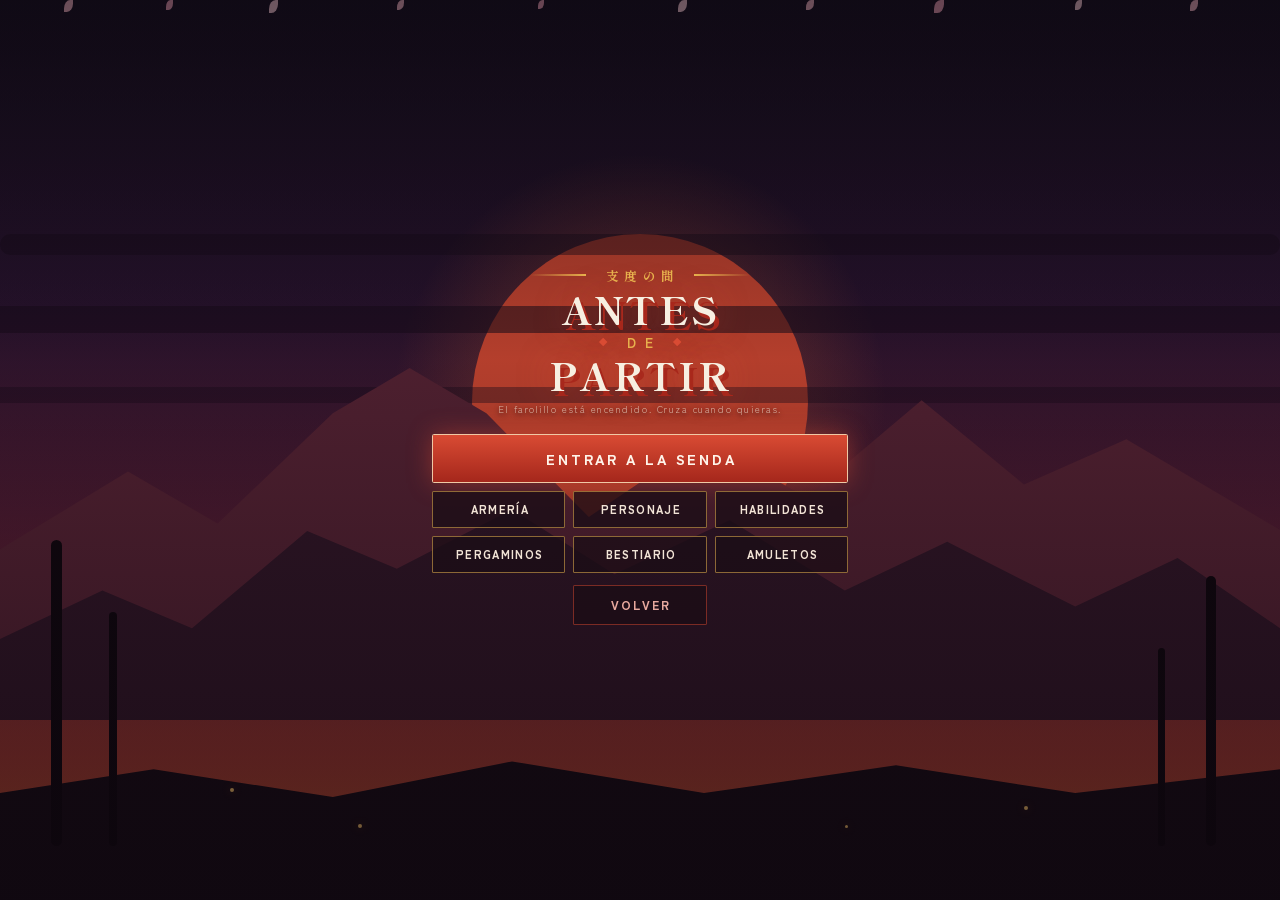
<file: html/prev.html>
<!DOCTYPE html>
<html lang="es">
<head>
<meta charset="utf-8">
<meta name="viewport" content="width=device-width, initial-scale=1">
<title>Path to the Sanctuary</title>
<link rel="preconnect" href="https://fonts.googleapis.com">
<link rel="preconnect" href="https://fonts.gstatic.com" crossorigin>
<link href="https://fonts.googleapis.com/css2?family=Shippori+Mincho+B1:wght@700;800&amp;family=Zen+Kaku+Gothic+New:wght@500;700;900&amp;display=swap" rel="stylesheet">
<link rel="stylesheet" href="../css/estilos.css">
</head>
<body class="menu santuario zaguan" data-siguiente="game.html" data-anterior="ranura.html" data-musica="si">

<!-- el mismo ocaso de las otras pantallas, aquí sin torii: el zaguán deja
    el cielo despejado. Es decorado y nada más -->
<div id="escenario" aria-hidden="true">
    <div class="halo"></div>
    <div class="sol"></div>

    <div class="nube alta"></div>
    <div class="nube media"></div>
    <div class="nube baja"></div>

    <div class="sierra lejos"></div>
    <div class="sierra honda"></div>
    <div class="sierra cerca"></div>

    <div class="tronco t1"></div>
    <div class="tronco t2"></div>
    <div class="tronco t3"></div>
    <div class="tronco t4"></div>

    <div class="petalos"><i></i><i></i><i></i><i></i><i></i><i></i><i></i><i></i><i></i><i></i></div>
    <div class="brasas"><i></i><i></i><i></i><i></i></div>

    <div class="vineta"></div>
</div>

<div id="portada">
    <div class="rotulo"><span>支度の間</span></div>
    <h1 data-t="prev.t1">ANTES</h1>
    <div class="enlace"><span data-t="prev.t2">DE</span></div>
    <h1 data-t="prev.t3">PARTIR</h1>
    <p class="lema" data-t="prev.lema">El farolillo está encendido. Cruza cuando quieras.</p>

    <nav id="botones">
        <button id="btJugar" type="button" class="boton principal" data-t="prev.entrar">ENTRAR A LA SENDA</button>
        <div class="fila">
            <button id="btArmeria" type="button" class="boton" data-t="prev.armeria">ARMERÍA</button>
            <button id="btPersonaje" type="button" class="boton" data-t="prev.personaje">PERSONAJE</button>
            <button id="btHabilidades" type="button" class="boton" data-t="prev.habilidades">HABILIDADES</button>
        </div>
        <div class="fila">
            <button id="btPergaminos" type="button" class="boton" data-t="prev.pergaminos">PERGAMINOS</button>
            <button id="btBestiario" type="button" class="boton" data-t="prev.bestiario">BESTIARIO</button>
            <button id="btAmuletos" type="button" class="boton" data-t="prev.amuletos">AMULETOS</button>
        </div>
        <!-- la salida se descuelga de su renglón y baja sola, con la misma
             medida que tenía y a un dedo por debajo: no es un destino más
             del zaguán, es la puerta por la que se vuelve -->
        <div class="fila salida">
            <button id="btVolver" type="button" class="boton" data-t="comun.volver">VOLVER</button>
        </div>
    </nav>

    <!-- los rellenan armeria.js, personaje.js y bestias.js al abrirlos, para
         que el saldo -y las cuentas del bestiario- sean siempre los del momento -->
    <div id="armeria" class="panel armeria" hidden></div>
    <div id="personaje" class="panel armeria" hidden></div>
    <div id="bestiario" class="panel armeria bestiario" hidden></div>

    <!-- estos tres no tienen guion propio todavía: el hueco queda hecho, y se
         abren y cierran como los demás -->
    <div id="habilidades" class="panel armeria vacio" hidden>
        <h2 data-t="prev.habilidades">HABILIDADES</h2>
        <p class="nota" data-t="prev.notaHabilidades"></p>
    </div>

    <div id="pergaminos" class="panel armeria vacio" hidden>
        <h2 data-t="prev.pergaminos">PERGAMINOS</h2>
        <p class="nota" data-t="prev.notaPergaminos"></p>
    </div>

    <div id="amuletos" class="panel armeria vacio" hidden>
        <h2 data-t="prev.amuletos">AMULETOS</h2>
        <p class="nota" data-t="prev.notaAmuletos"></p>
    </div>

    <!-- con algo abierto los botones se van, así que la salida del panel es
         este: menu.js lo ata a cerrarPaneles -->
    <button id="btCerrarPanel" type="button" class="boton" data-t="comun.cerrar">CERRAR</button>
</div>

<script src="../js/idiomas.js"></script>
<!-- solo por su lista de comarcas: es de donde el bestiario saca las diez
     columnas de la pestaña de jefes. No dibuja ni juega nada, así que aquí
     dentro del zaguán no desentona -->
<script src="../js/biomas.js"></script>
<script src="../js/aceros.js"></script>
<script src="../js/bestias.js"></script>
<script src="../js/armeria.js"></script>
<script src="../js/personaje.js"></script>
<script src="../js/partidas.js"></script>
<script src="../js/ajustes.js"></script>
<script src="../js/menu.js"></script>
</body>
</html>
</file>
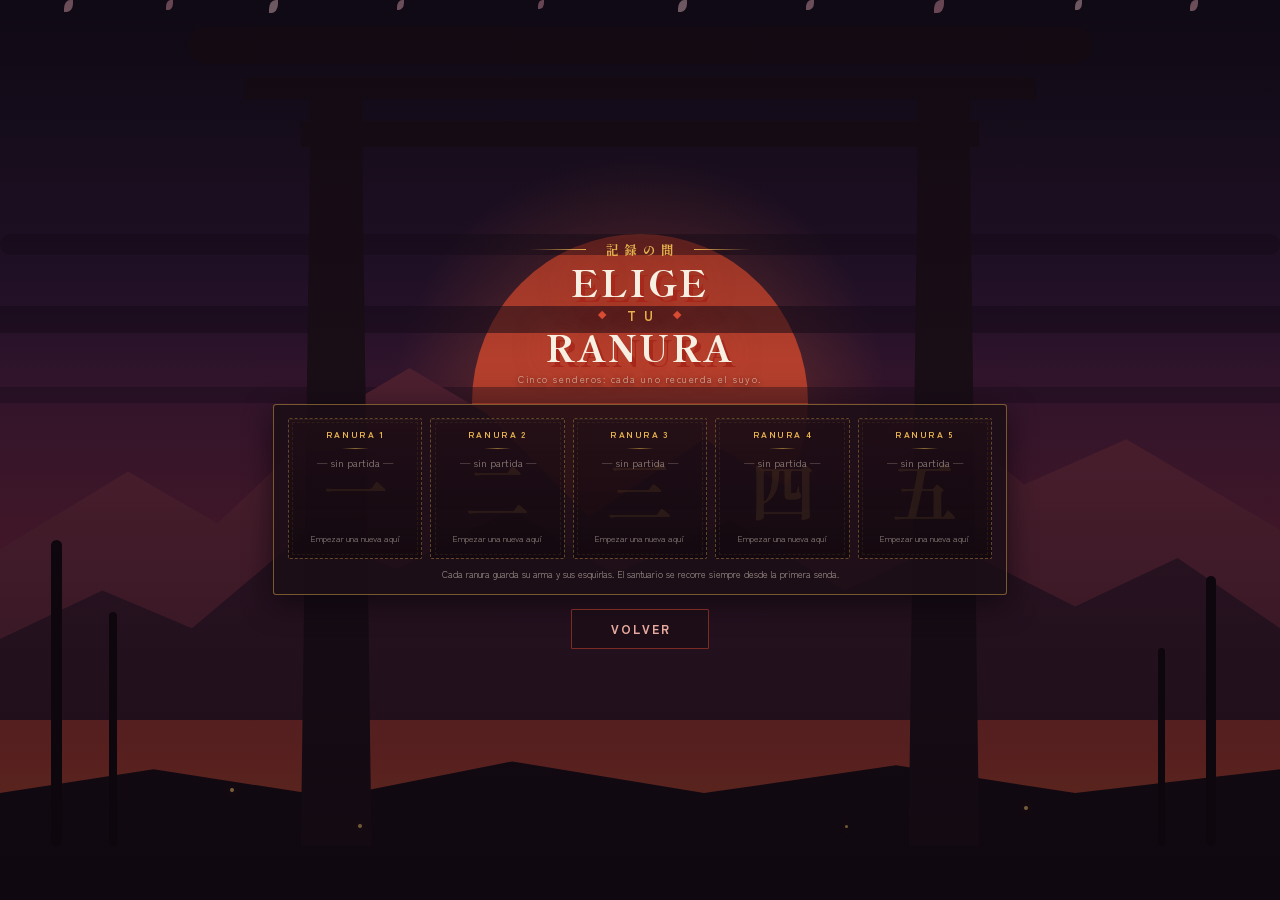
<file: html/ranura.html>
<!DOCTYPE html>
<html lang="es">
<head>
<meta charset="utf-8">
<meta name="viewport" content="width=device-width, initial-scale=1">
<title>Path to the Sanctuary</title>
<link rel="preconnect" href="https://fonts.googleapis.com">
<link rel="preconnect" href="https://fonts.gstatic.com" crossorigin>
<link href="https://fonts.googleapis.com/css2?family=Shippori+Mincho+B1:wght@700;800&amp;family=Zen+Kaku+Gothic+New:wght@500;700;900&amp;display=swap" rel="stylesheet">
<link rel="stylesheet" href="../css/estilos.css">
</head>
<body class="menu santuario registros" data-siguiente="prev.html" data-anterior="portada.html" data-musica="si">

<!-- el mismo ocaso de la portada, y aquí también el torii: en esta pantalla
     no sujeta nada, solo enmarca desde el fondo. Es decorado y nada más,
     así que ni se le pregunta al ratón -->
<div id="escenario" aria-hidden="true">
    <div class="halo"></div>
    <div class="sol"></div>

    <div class="nube alta"></div>
    <div class="nube media"></div>
    <div class="nube baja"></div>

    <div class="sierra lejos"></div>
    <div class="sierra honda"></div>
    <div class="sierra cerca"></div>

    <div class="tronco t1"></div>
    <div class="tronco t2"></div>
    <div class="tronco t3"></div>
    <div class="tronco t4"></div>

    <div class="torii">
        <div class="kasagi"></div>
        <div class="shimaki"></div>
        <div class="nuki"></div>
        <div class="pilar izq"></div>
        <div class="pilar der"></div>
    </div>

    <div class="petalos"><i></i><i></i><i></i><i></i><i></i><i></i><i></i><i></i><i></i><i></i></div>
    <div class="brasas"><i></i><i></i><i></i><i></i></div>

    <div class="vineta"></div>
</div>

<div id="portada">
    <div class="rotulo"><span>記録の間</span></div>
    <h1 data-t="ranura.t1">ELIGE</h1>
    <div class="enlace"><span data-t="ranura.t2">TU</span></div>
    <h1 data-t="ranura.t3">RANURA</h1>
    <p class="lema" data-t="ranura.lema">Cinco senderos: cada uno recuerda el suyo.</p>

    <!-- la lista la rellena partidas.js al cargar -->
    <div id="ranuras" class="panel ranuras"></div>

    <nav id="botones">
        <button id="btVolver" type="button" class="boton" data-t="comun.volver">VOLVER</button>
    </nav>
</div>

<!-- la caja de música ya no está aquí: la sujeta el armazón (index.html), que
     no se recarga al cambiar de pantalla. Esta solo dice, en su data-musica de
     arriba, que en ella el tema suena -->

<script src="../js/idiomas.js"></script>
<script src="../js/armeria.js"></script>
<script src="../js/personaje.js"></script>
<script src="../js/partidas.js"></script>
<script src="../js/ajustes.js"></script>
<script src="../js/menu.js"></script>
</body>
</html>
</file>
<file: css/estilos.css>
:root {
    /* La paleta del ocaso, la única que viste ya el juego. Hubo antes una de
       noche azul -bosque, luna y laca añil-; de aquella no queda nada, y este
       archivo no vuelve a nombrar un azul salvo donde el azul significa algo:
       los orbes, que son azules por su nombre, y el jade, que es verde. */
    --tinta:    #1a0f16;   /* el contorno: negro cálido, no violeta */
    --papel:    #f2ecdc;
    --bermellon:#e0453f;
    --oro:      #ffd784;

    --carbon:   #170c14;   /* la loma más cercana, casi negra */
    --ciruela:  #1c0f18;   /* la madera del torii */
    --sierra:   #5b2536;
    --sierraOscura: #341829;
    --brasa:    #d94b33;   /* el sol, el botón principal y la sangre */
    --brasaHonda: #a5271c;
    --oroViejo: #e8b44f;
    --hueso:    #f7efe1;
    --ceniza:   #f2e4d6;
    --sakuraSuave: #f6b7c6;

    /* el tamaño del marcador dentro de la partida; lo mueve ajustes.js */
    --escalaHud: 1;
}

html, body {
    background:
        /* el mismo ocaso que el armazón y la portada (#160d1c), con algo de
           lumbre arriba. Antes era el radial de noche azul del juego viejo */
        radial-gradient(circle at 50% 32%, #3a1a20 0%, #20101a 45%, #160d1c 100%);
    color: var(--papel);
    font-family: "Trebuchet MS", "Segoe UI", system-ui, sans-serif;
    margin: 0; height: 100%;
    display: flex; flex-direction: column;
    align-items: center; justify-content: center;
    user-select: none;
}

#escena {
    position: relative; width: 960px; height: 600px;
    border: 5px solid var(--tinta);
    border-radius: 4px;
    box-shadow:
        0 0 0 2px rgba(255, 255, 255, 0.12),
        0 18px 46px rgba(0, 0, 0, 0.75),
        0 0 70px rgba(217, 75, 51, 0.22);
}

/* la partida ocupa la ventana entera, pero el lienzo del juego mantiene
   siempre su resolución fija (vista.js): lo que cambia con la ventana es
   la escala a la que se ve, con barras negras si la pantalla no encaja
   en su proporción. El hud, en cambio, sí es dom normal a pantalla completa */
/* la partida se viste del mismo ocaso que la portada: misma letra, mismo oro
   viejo y los mismos filetes de dos píxeles, sin la tinta gruesa de antes */
body.juego {
    overflow: hidden; background: #000;
    font-family: "Zen Kaku Gothic New", "Trebuchet MS", system-ui, sans-serif;
    color: var(--ceniza);
}
body.juego #escena {
    width: 100vw; height: 100vh;
    display: flex; align-items: center; justify-content: center;
    border: none; border-radius: 0; box-shadow: none;
}
canvas#vista {
    display: block;
    /* solo se ve el primer cuadro, antes de que la senda se pinte encima */
    background: var(--carbon); cursor: crosshair;
}

/* ============================================================
   El marcador de la partida
   Vestido del ocaso, igual que el torii, los botones y los paneles:
   laca de ciruela, filete fino de oro viejo, esquina de 2px y brillo
   ambiental suave. Nada de tinta gruesa, sombra dura desplazada ni
   sombra de texto: ese era el trazo del juego viejo, el de la noche
   azul, y no queda ya en ninguna pantalla.
   ============================================================ */

/* Las piezas del marcador crecen y menguan con la regla de los ajustes.
   Se agrandan con zoom y no con transform: así vuelven a maquetarse y cada una
   sigue pegada a su esquina, en vez de encogerse hacia el centro de la pantalla.
   Los menús (muerte, Esc) no van aquí: esos no son hud. */
#hud, #monedas, #minimapa, #aviso { zoom: var(--escalaHud); }

/* La tablilla: el ladrillo con que está hecho todo el marcador. Mismo cuerpo
   que .boton del ocaso y que .panel.abierto, solo que quieta: aquí nada se
   pulsa ni se pasa por encima. */
.tablilla {
    background: rgba(28, 14, 22, .78);
    border: 2px solid rgba(232, 180, 79, .45);
    border-radius: 2px;
    box-shadow: 0 10px 28px rgba(12, 6, 14, .55);
    padding: 8px 14px;
}

#hud {
    position: absolute; left: 0; top: 0; right: 0;
    /* tres columnas, y la de en medio ceñida a su contenido: como las de los
       lados se reparten lo que sobra a partes iguales, la tablilla cae en el
       centro de la pantalla y no en el del hueco que dejan la cédula y la
       comarca, que ahora miden lo mismo pero no tienen por qué seguir así */
    display: grid; grid-template-columns: 1fr auto 1fr; align-items: start;
    padding: 14px 18px;
    font-size: 15px; font-weight: 700; letter-spacing: .08em;
    pointer-events: none;

    /* lo que mide la barra de vida, que es lo que acaba fijando el ancho de
       las dos tablillas de los lados */
    --anchoBarra: 190px;
}

/* ---------- las dos tablillas de los lados ---------- */
/* La cédula y el rótulo de la comarca son el mismo cuadro. El ancho sale de
   la barra de vida más su aire y su filete, y la altura de estirarse los dos
   a la de su fila: así se igualan solos y siguen igualados si mañana cambia
   la barra, en vez de quedarse a merced de dos medidas escritas a mano que
   hay que acordarse de tocar a la vez. */
#cedula, #estadoNivel {
    width: calc(var(--anchoBarra) + 32px);   /* 14 de aire y 2 de filete por lado */
    box-sizing: border-box;
    align-self: stretch;
    display: flex; flex-direction: column; justify-content: center;
}

#cedula { justify-self: start; }

#estadoPv {
    display: flex; align-items: baseline; gap: 6px;
    margin-bottom: 7px;
}
#estadoPv b {
    font-size: 11px; letter-spacing: .22em; text-indent: .22em;
    color: var(--oroViejo); font-weight: 700;
}
#pvAhora {
    font-family: "Shippori Mincho B1", "Yu Mincho", serif;
    font-size: 22px; line-height: 1; color: var(--hueso);
}
#pvTope { font-style: normal; font-size: 13px; color: rgba(242, 228, 214, .55); }

/* barras: ranura de laca honda con el mismo filete de oro tenue que las
   tablillas, y el relleno de brasa, plano */
.barra {
    width: var(--anchoBarra); height: 11px;
    border: 2px solid rgba(232, 180, 79, .35);
    border-radius: 2px;
    background: rgba(12, 6, 14, .7);
    overflow: hidden;
}
.barra > div {
    height: 100%;
    background: linear-gradient(180deg, var(--brasa), var(--brasaHonda));
    transition: width .12s linear;
}
/* El aliento avisa dos veces, y cada aviso usa una pieza distinta de la
   barra, para que no se pisen y se distingan de un vistazo:

     el hueco de detrás - se pone rojo al bajar de una esquiva. Además se
       agranda según se vacía, así que cuanto peor va la cosa más se ve.
     el relleno - sigue en oro mientras dé para algo, y solo se apaga a
       ceniza al quedarse seco del todo, sin ni un tajo.

   Así el primer aviso es «no puedes escapar» y el segundo, más raro y más
   grave, «no puedes nada». Los cambios van templados: rondar un umbral es
   constante -el aliento sube y baja sin parar- y a pelo parpadearía. */
.barra.dash {
    height: 7px; width: var(--anchoBarra); margin-top: 6px;
    border-color: rgba(180, 60, 48, .55);
    background: rgba(96, 24, 20, .8);
    transition: background .18s linear, border-color .18s linear;
}
/* con aliento para esquivar, el hueco vuelve a ser el oscuro de siempre */
.barra.dash.esquiva {
    background: rgba(12, 6, 14, .7);
    border-color: rgba(232, 180, 79, .25);
}
/* seco: el relleno pierde el oro */
.barra.dash > div {
    background: rgba(242, 228, 214, .22);
    box-shadow: none;
    transition: width .12s linear, background .18s linear;
}
.barra.dash.lista > div {
    background: var(--oroViejo);
    box-shadow: 0 0 12px rgba(232, 180, 79, .8);
}
/* ---------- el emblema, la comarca y la senda, a la derecha ---------- */
/* El ancho, la altura y el estirarse los pone la regla que comparte con la
   cédula. Lo de aquí es su reparto: en fila, con el emblema ocupando el
   hueco que las dos líneas de texto dejaban libre a la izquierda, y las
   letras alineadas al canto derecho. El row pisa el column de la compartida. */
#estadoNivel {
    justify-self: end;
    flex-direction: row; align-items: center; gap: 9px;
    text-align: right;
}
/* El dibujo con que firma la comarca. Lo trae su ficha en biomas.js y sale
   en currentColor, así que el color se lo da el tinte que vista.js le pone
   al vuelo: cada comarca se reconoce por el suyo sin una sola regla aquí. */
#estadoNivel .emblema {
    flex: none; width: 30px; height: 30px;
    opacity: .95;
}
#estadoNivel .emblema svg { display: block; width: 100%; height: 100%; }

#estadoNivel .letras {
    flex: 1; min-width: 0;
    display: flex; flex-direction: column; align-items: flex-end; gap: 2px;
}
/* Arriba y en pequeño, el nombre del sitio. El nowrap no sobra: el cuadro
   tiene el ancho clavado a la barra de vida, así que si un nombre largo se
   partiera en dos renglones crecería de alto y arrastraría con él a la
   cédula, que se estira a su misma fila. El interletraje es corto -antes iba
   muy abierto- porque el emblema se ha quedado con parte del ancho: es lo
   que se cedió para que quepa sin encoger la letra. Antes de tocar tamaño o
   espaciado, comprobar que «Patios exteriores» -el más largo del juego-
   sigue cabiendo de una pieza. */
#estadoNivel .comarca {
    font-size: 15px; letter-spacing: .06em; text-indent: .06em;
    white-space: nowrap;
    color: var(--sakuraSuave);
}
/* Y debajo la senda en grande, en mincho y en el oro viejo de la casa: es
   lo que de verdad se mira, por dónde se va.
   El número va con ceros delante -«Senda 007»- y con cifras de ancho fijo.
   Las dos cosas hacen falta para lo mismo: que el rótulo no dé un tirón al
   pasar de una senda a otra. Los ceros fijan cuántos dígitos hay; las cifras
   tabulares, lo que ocupa cada uno, porque en esta mincho un 1 no mide lo
   mismo que un 8 y el texto va alineado por la derecha. */
#estadoNivel .senda {
    font-family: "Shippori Mincho B1", "Yu Mincho", serif;
    font-size: 26px; line-height: 1.05; letter-spacing: .04em;
    font-variant-numeric: tabular-nums;
    font-feature-settings: "tnum";
    color: var(--oroViejo);
}

/* ---------- la tablilla de los enemigos ---------- */
/* Flota igual que la cédula del héroe: la misma tablilla entera, con su
   filete por los cuatro lados y separada del borde por el padding del hud.
   Colgaba del canto de arriba, como la de un torii, pero al lado de las
   otras dos -que sí flotan- se leía como una pieza de otro juego. */
#enemigos {
    justify-self: center;
    display: flex; flex-direction: column; align-items: center;
    padding: 8px 30px 9px;
}
#enemigosCifra {
    font-family: "Shippori Mincho B1", "Yu Mincho", serif;
    font-size: 30px; line-height: 1; letter-spacing: .04em;
    color: var(--hueso);
}
/* el rótulo va flanqueado por los rombos de brasa del «del» de la portada:
   es la firma de la casa, y aquí ata la tablilla al resto del juego */
#enemigos .rotulo {
    display: flex; align-items: center; gap: 9px;
    margin-top: 4px;
    font-size: 10px; letter-spacing: .2em; text-indent: .2em;
    color: var(--oroViejo);
}
#enemigos .rotulo::before,
#enemigos .rotulo::after {
    content: ""; width: 5px; height: 5px; flex: none;
    background: var(--brasa); transform: rotate(45deg);
    text-indent: 0;
}

/* cae uno: la cifra da un latido de brasa. Es la única señal de que el
   golpe ha contado cuando el bicho muere fuera de lo que alumbra el farol */
#enemigos.cae #enemigosCifra { animation: latidoEnemigos .55s ease-out; }
@keyframes latidoEnemigos {
    0%   { transform: scale(1); color: var(--hueso); }
    20%  { transform: scale(1.28); color: var(--brasa);
           text-shadow: 0 0 16px rgba(217, 75, 51, .9); }
    100% { transform: scale(1); color: var(--hueso); }
}

/* sin nadie vivo deja de ser una cuenta y pasa a ser el aviso de que la
   puerta cede: se enciende en el mismo oro que el sello al deshacerse */
#enemigos.limpia {
    border-color: rgba(232, 180, 79, .8);
    box-shadow: 0 10px 28px rgba(12, 6, 14, .55), 0 0 30px rgba(232, 180, 79, .28);
}
#enemigos.limpia #enemigosCifra { color: var(--oroViejo); }
#enemigos.limpia .rotulo { color: var(--oro); }
#enemigos.limpia .rotulo::before,
#enemigos.limpia .rotulo::after { background: var(--oro); }

/* ---------- los saldos, abajo a la izquierda ---------- */
/* Las cifras conservan su color: el jade es verde y los orbes azules porque
   eso es lo que son, no porque quede del aspecto viejo. Lo que va del ocaso
   es la tablilla que los sostiene. */
#monedas {
    position: absolute; left: 18px; bottom: 16px;
    display: flex; gap: 12px;
    font-weight: 700; letter-spacing: .06em;
    pointer-events: none;
}
#jade, #orbes {
    display: flex; align-items: center; gap: 6px;
    padding: 6px 12px;
    font-size: 18px; transform-origin: left center;
}
#jade { color: #9fe6d6; }
#orbes { color: #a8c4ff; }
#jade .esquirla, #orbes .esquirla { margin-left: 0; }

/* al ganar una, el contador da un brinco y se enciende un momento */
#jade.gana { animation: brincoJade .7s ease-out; }
@keyframes brincoJade {
    0%   { transform: scale(1); color: #9fe6d6; }
    22%  { transform: scale(1.3); color: #fff; }
    60%  { transform: scale(1.04); }
    100% { transform: scale(1); color: #9fe6d6; }
}
#orbes.gana { animation: brincoOrbes .7s ease-out; }
@keyframes brincoOrbes {
    0%   { transform: scale(1); color: #a8c4ff; }
    22%  { transform: scale(1.3); color: #fff; }
    60%  { transform: scale(1.04); }
    100% { transform: scale(1); color: #a8c4ff; }
}
#jade.gana .esquirla { animation: fulgorJade .7s ease-out; }
@keyframes fulgorJade {
    0%   { filter: none; }
    25%  { filter: drop-shadow(0 0 9px rgba(127, 214, 196, 0.95)); }
    100% { filter: none; }
}
#orbes.gana .esquirla { animation: fulgorOrbes .7s ease-out; }
@keyframes fulgorOrbes {
    0%   { filter: none; }
    25%  { filter: drop-shadow(0 0 9px rgba(107, 156, 242, 0.95)); }
    100% { filter: none; }
}

/* ---------- el minimapa ---------- */
/* el tamaño en píxeles lo fija vista.js, a partir de las casillas de la senda */
#minimapa {
    position: absolute; right: 16px; bottom: 16px;
    border: 2px solid rgba(232, 180, 79, .45);
    border-radius: 2px;
    background: rgba(20, 9, 16, .85);
    box-shadow: 0 12px 34px rgba(12, 6, 14, .7);
    image-rendering: pixelated;
    opacity: .95; pointer-events: none;
}

/* ---------- el aviso de la puerta ---------- */
#aviso {
    /* Centrado con left/right a cero y márgenes automáticos, no con
       translateX(-50%): el zoom de la regla del hud escala también el
       desplazamiento del transform, y el aviso se iría de centro en cuanto
       el marcador dejara de estar al 100%. Así queda simétrico y le da igual. */
    position: absolute; left: 0; right: 0; bottom: 92px;
    width: max-content; margin-inline: auto;
    padding: 9px 22px;
    background: rgba(28, 14, 22, .78);
    border: 2px solid rgba(232, 180, 79, .45);
    border-radius: 2px;
    box-shadow: 0 10px 28px rgba(12, 6, 14, .55);
    font-size: 15px; font-weight: 700;
    letter-spacing: .16em; text-indent: .16em;
    color: var(--oroViejo);
    white-space: nowrap;
    pointer-events: none; opacity: 0;
    transition: opacity .2s;
}
/* la puerta sigue sellada: el aviso arde, que es el color con que este
   juego dice que no */
#aviso.trabado {
    color: #ff8a7a;
    border-color: rgba(217, 75, 51, .5);
    background: rgba(58, 26, 32, .88);
}

#muerte {
    position: absolute; inset: 0; display: none;
    align-items: center; justify-content: center; flex-direction: column;
    background: rgba(12, 6, 14, .72);
    color: var(--ceniza);
}
/* el mismo trazo que el rótulo de la portada: mincho, muy abierto y ardiendo */
#muerte .titulo {
    font-family: "Shippori Mincho B1", "Yu Mincho", serif;
    font-size: 46px; font-weight: 800; letter-spacing: .18em; text-indent: .18em;
    color: var(--hueso);
    text-shadow: 0 0 40px rgba(217, 75, 51, .55), 5px 6px 0 var(--brasaHonda);
}
/* la cuenta de lo que se quedó en el suelo por no llegar a la puerta */
#muerte .perdido {
    display: flex; flex-direction: column; align-items: center; gap: 8px;
    margin-top: 22px;
}
#muerte .perdido[hidden] { display: none; }
#muerte .perdido .rotulo {
    font-size: 13px; letter-spacing: .22em; text-indent: .22em;
    color: var(--sakuraSuave); text-shadow: 0 2px 8px rgba(12, 6, 14, .9);
}
#muerte .perdido .cuentas { display: flex; gap: 20px; }
#muerte .perdido .cuentas span {
    display: flex; align-items: center; gap: 5px;
    font-size: 25px; font-weight: 700; letter-spacing: .06em;
    text-shadow: 0 2px 8px rgba(12, 6, 14, .9);
}
#muerte .perdido .jade { color: #9fe6d6; }
#muerte .perdido .orbes { color: #a8c4ff; }
/* apagadas: son esquirlas que ya no se tienen. El hueco lo pone el gap, así
   que la sangría propia del icono sobra aquí */
#muerte .perdido .esquirla {
    margin-left: 0;
    opacity: 0.75; filter: grayscale(0.25);
}

/* los dos caminos que quedan tras caer, uno debajo del otro */
#muerte .opciones {
    display: flex; flex-direction: column; gap: 12px;
    margin-top: 30px;
}
#muerte .boton { width: 280px; }

/* Los botones de la partida —los del menú de Esc y los de la caída— son los
   mismos del torii: laca, filete de oro viejo y las letras muy abiertas */
body.juego .boton {
    width: auto; padding: 13px 0;
    font-family: inherit;
    font-size: 15px; font-weight: 900; letter-spacing: .18em; text-indent: .18em;
    color: var(--ceniza);
    background: rgba(28, 14, 22, .78);
    border: 2px solid rgba(232, 180, 79, .55);
    border-radius: 2px;
    box-shadow: none; text-shadow: none;
    cursor: pointer;
    transition: background .14s, border-color .14s, color .14s, filter .14s, transform .08s;
}
body.juego .boton:hover {
    background: rgba(217, 75, 51, .28);
    border-color: var(--oroViejo);
    color: #fff; transform: none;
}
body.juego .boton:active { transform: translateY(2px); box-shadow: none; }
body.juego .boton:focus-visible { outline: 2px solid var(--oroViejo); outline-offset: 3px; }

/* el que devuelve a la senda arde, como el CONTINUAR de la portada */
body.juego .boton.principal {
    color: #fff4ea;
    background: linear-gradient(180deg, var(--brasa), var(--brasaHonda));
    border-color: #f0c9a5;
    box-shadow: 0 0 30px rgba(217, 75, 51, .45);
}
body.juego .boton.principal:hover {
    filter: brightness(1.12);
    box-shadow: 0 0 42px rgba(217, 75, 51, .7);
}

/* cerrar el juego se avisa en brasa, para no pulsarlo de paso */
body.juego #mjSalir { color: #e8a99e; border-color: rgba(217, 75, 51, .5); }
body.juego #mjSalir:hover { background: rgba(217, 75, 51, .38); border-color: var(--brasa); }

/* Menú de Esc: una lámina pequeña en el centro. No cubre la escena entera
   a propósito, porque la partida no se detiene mientras está abierto. */
#menuJuego {
    position: absolute; left: 50%; top: 50%;
    transform: translate(-50%, -50%);
    width: 340px; max-width: 92vw; padding: 22px 24px 20px;
    box-sizing: border-box;
    display: flex; flex-direction: column; gap: 12px;
    border: 2px solid rgba(232, 180, 79, .45);
    border-radius: 2px;
    background: rgba(28, 14, 22, .92);
    box-shadow: 0 12px 34px rgba(12, 6, 14, .75);
}
/* el display:flex de arriba ganaría al atributo hidden, así que se le recuerda */
#menuJuego[hidden] { display: none; }

#menuJuego .boton { width: 100%; }

/* ---------- La ventana de los ajustes ----------
   ajustes.html asomada encima de la partida, con la senda oscurecida
   alrededor: no se sale del santuario, que volver costaría la senda
   empezada. El marco es el mismo filete de oro de todo lo demás. */
#ventanaAjustes {
    position: absolute; inset: 0; z-index: 15;
    display: flex; align-items: center; justify-content: center;
    padding: 24px; box-sizing: border-box;
    background: rgba(12, 6, 14, .78);
}
#ventanaAjustes[hidden] { display: none; }

#marcoAjustes {
    width: min(880px, 100%); height: min(660px, 100%);
    border: 2px solid rgba(232, 180, 79, .45);
    border-radius: 2px;
    background: var(--carbon);
    box-shadow: 0 18px 46px rgba(12, 6, 14, .85);
}

#mjNota,
#salirNota {
    margin: 2px 0 0; text-align: center;
    font-size: 11.5px; line-height: 1.5; color: var(--sakuraSuave);
}

/* ============================================================
   Portada (index.html): fondo pintado en canvas y botones al centro
   ============================================================ */
/* con la armería abierta la portada puede pasarse de alto: que baje, no que corte.
   'safe center' evita que al desbordar se coma la parte de arriba */
body.menu {
    overflow-x: hidden; overflow-y: auto;
    justify-content: safe center;
    padding: 24px 0;
    box-sizing: border-box;
}

#portada {
    position: relative;
    display: flex; flex-direction: column;
    align-items: center; justify-content: center;
    text-align: center; padding: 26px 40px;
}

#portada h1 {
    margin: 0;
    font-size: 66px; line-height: 0.98;
    letter-spacing: 10px; font-weight: bold;
    color: var(--papel);
    text-shadow: 5px 5px 0 var(--bermellon), 8px 8px 0 var(--tinta);
}
#portada h1 small {
    display: block;
    font-size: 20px; letter-spacing: 12px; font-weight: normal;
    color: var(--oro); margin: 8px 0;
    text-shadow: 3px 3px 0 var(--tinta);
}
.lema {
    margin: 18px 0 30px;
    font-size: 15px; letter-spacing: 1.5px; color: var(--ceniza);
    text-shadow: 2px 2px 0 var(--tinta);
}

#botones { display: flex; flex-direction: column; align-items: center; gap: 14px; }

/* Aquí vivía el botón del juego viejo: tinta de cuatro píxeles, sombra dura
   desplazada y sombra de texto. No se veía en ninguna parte -toda página que
   carga esta hoja lleva body.juego o body.santuario, y las dos lo rehacen
   entero-, así que se ha ido con lo demás de aquel trazo. El botón del ocaso
   está dos veces, una por pantalla: body.juego .boton y body.santuario .boton. */

/* el hueco que comparten la hoja de ajustes, la armería y las ranuras:
   cerrado no ocupa ni marco ni fondo */
.panel {
    margin-top: 22px; max-width: 430px;
    color: var(--ceniza); font-size: 14px; line-height: 1.7;
    text-shadow: 1.5px 1.5px 0 var(--tinta);
}
.panel.abierto {
    padding: 16px 26px;
    border: 3px solid var(--tinta);
    border-radius: 4px;
    background: rgba(28, 14, 22, .88);
    box-shadow: 0 0 0 1px rgba(255, 255, 255, 0.10), 0 10px 26px rgba(0, 0, 0, 0.6);
}
.panel h2 {
    margin: 0 0 10px;
    font-size: 15px; letter-spacing: 4px; color: var(--oro);
    text-shadow: 2px 2px 0 var(--tinta);
}
.panel ul { margin: 0; padding: 0; list-style: none; text-align: left; }
.panel li { display: flex; justify-content: space-between; gap: 18px; }
.panel li b, .panel p b {
    color: var(--oro); font-weight: bold;
    padding: 0 5px; border-radius: 3px;
    background: rgba(23, 19, 43, 0.65);
}
.panel p { margin: 4px 0; }

/* ---------- La hoja de ajustes (ajustes.html y el menú de Esc) ----------
   Una sola hoja para los dos sitios: la monta ajustes.js y aquí se viste. Va
   del ocaso en ambos, porque las dos pantallas que la abren son del ocaso.
   El cuadro es ahora horizontal: tres columnas lado a lado —pantalla, sonido
   y controles— y dentro de cada una sus filas siguen apiladas como antes.
   Del mismo ancho que VOLVER, que es el 54% que deja #botones entre los
   pilares del torii: así arriba y abajo queda todo a plomo.

   El body.santuario del selector no es adorno: body.santuario .panel le pone
   un max-width de 430px, pensado para el panel estrecho de los créditos, y
   sin ganarle en peso la hoja se queda clavada ahí por ancha que se le diga
   que sea. Y el border-box, para medir igual que el botón —que ya lo trae de
   fábrica— con el relleno y el filete incluidos. */
body.santuario .panel.ajustes {
    width: 54%; max-width: none; box-sizing: border-box;
    margin-left: auto; margin-right: auto; margin-bottom: 15px;
}

/* El minmax(0,…) tampoco sobra: con el 1fr de serie la columna no baja de su
   contenido mínimo, y la de controles —«clic izquierdo»— se desbordaba por la
   derecha saliéndose del marco. Esa es la que se lleva la parte más ancha. */
.ajustes .secciones {
    display: grid;
    grid-template-columns: minmax(0, 1fr) minmax(0, 1fr) minmax(0, 1.3fr);
    align-items: start; gap: 0 26px;
}
/* un filete de oro muy tenue entre columnas, como el que separa las tablillas */
.ajustes .seccion + .seccion {
    padding-left: 26px;
    border-left: 1px solid rgba(232, 180, 79, .18);
}

.ajustes h2 {
    margin: 0 0 10px;
    font-family: "Shippori Mincho B1", "Yu Mincho", serif;
    font-size: 18px; font-weight: 700;
    letter-spacing: .24em; text-indent: .24em; text-align: center;
    color: var(--oroViejo); text-shadow: none;
}

/* cada regla: el nombre y su cifra arriba, el riel debajo de lado a lado */
.ajustes .regla {
    display: grid; grid-template-columns: 1fr auto;
    align-items: center; gap: 3px 12px;
    padding: 6px 0;
}
.ajustes .regla label { text-align: left; letter-spacing: .06em; }

/* El idioma no lleva riel: es una lista cerrada, no un recorrido. Comparte la
   rejilla de las reglas para no desentonar, con el mando donde iba la cifra.
   Se viste a mano porque un <select> de serie trae la carpintería del sistema
   y aquí desafinaría con la laca y la tinta del resto. */
.ajustes .regla.lista select {
    font: inherit; font-size: 13px;
    color: var(--oroViejo);
    padding: 4px 26px 4px 9px;
    border: 2px solid rgba(232, 180, 79, .35);
    border-radius: 2px;
    background: rgba(12, 6, 14, .55);
    cursor: pointer;
    -webkit-appearance: none; appearance: none;
    /* la punta de flecha, dibujada aquí mismo para no depender de una imagen */
    background-image: linear-gradient(45deg, transparent 50%, var(--oroViejo) 50%),
                      linear-gradient(135deg, var(--oroViejo) 50%, transparent 50%);
    background-position: right 12px center, right 7px center;
    background-size: 5px 5px, 5px 5px;
    background-repeat: no-repeat;
}
.ajustes .regla.lista select:hover,
.ajustes .regla.lista select:focus-visible {
    border-color: var(--oro);
    outline: none;
}
/* el desplegado sí lo pinta el sistema: se le da al menos fondo oscuro para
   que no salte a blanco en mitad del ocaso */
.ajustes .regla.lista select option { background: #1c0e16; color: #f2e4d6; }
.ajustes .regla output {
    color: var(--oroViejo); font-weight: 700;
    padding: 2px 8px; border-radius: 2px;
    background: rgba(12, 6, 14, .55);
    font-variant-numeric: tabular-nums;
}
.ajustes .regla input[type="range"] {
    grid-column: 1 / -1;
    width: 100%; height: 18px; margin: 4px 0 0;
    -webkit-appearance: none; appearance: none;
    background: none; cursor: pointer;
}
/* el riel es la misma ranura de laca que las barras del marcador, y el pulgar
   una cuenta de oro viejo corriéndose por ella */
.ajustes input[type="range"]::-webkit-slider-runnable-track {
    height: 8px; border: 2px solid rgba(232, 180, 79, .4); border-radius: 2px;
    background: rgba(12, 6, 14, .6);
}
.ajustes input[type="range"]::-moz-range-track {
    height: 8px; border: 2px solid rgba(232, 180, 79, .4); border-radius: 2px;
    background: rgba(12, 6, 14, .6);
}
.ajustes input[type="range"]::-webkit-slider-thumb {
    -webkit-appearance: none; appearance: none;
    width: 15px; height: 15px; margin-top: -6px;
    border: 2px solid rgba(12, 6, 14, .8); border-radius: 2px;
    background: var(--oroViejo);
}
.ajustes input[type="range"]::-moz-range-thumb {
    width: 15px; height: 15px;
    border: 2px solid rgba(12, 6, 14, .8); border-radius: 2px;
    background: var(--oroViejo);
}
.ajustes input[type="range"]:focus-visible { outline: none; }
.ajustes input[type="range"]:focus-visible::-webkit-slider-thumb {
    box-shadow: 0 0 0 3px rgba(232, 180, 79, .35);
}
.ajustes input[type="range"]:focus-visible::-moz-range-thumb {
    box-shadow: 0 0 0 3px rgba(232, 180, 79, .35);
}

/* La muesca del valor de casa: una pestaña de oro bajo el riel, en el punto
   del que se partió, para saber cuánto se ha movido uno y poder volver.
   El sitio no es el tanto por ciento llano del riel: el pulgar mide 15px y
   su centro nunca llega a los extremos, se queda a 7,5px de cada uno. Por eso
   el recorrido real es (100% - 15px) y la cuenta arranca en 7,5px; sin eso la
   muesca y el pulgar no coincidirían salvo justo en el medio.
   Va debajo del riel y no encima para no quedar tapada por el pulgar
   cuando el valor elegido es precisamente el marcado. */
.ajustes .regla.marcada { position: relative; }
.ajustes .regla.marcada::after {
    content: "";
    position: absolute; pointer-events: none;
    bottom: 2px;
    left: calc(7.5px + var(--muesca) * (100% - 15px));
    margin-left: -1px;
    width: 2px; height: 5px;
    border-radius: 1px;
    background: rgba(232, 180, 79, .65);
}

/* la lista de controles: lo que se hace a un lado, con qué al otro. En su
   columna angosta va algo más pequeña que el resto de la hoja */
.ajustes .controles {
    margin: 0; padding: 0; list-style: none; text-align: left;
    font-size: 12.5px;
}
.ajustes .controles li {
    display: flex; flex-wrap: wrap; justify-content: space-between; align-items: center; gap: 6px 12px;
    padding: 6px 0;
    border-bottom: 1px solid rgba(232, 180, 79, .14);
}
.ajustes .controles li:last-child { border-bottom: none; }
.ajustes .controles b {
    color: var(--oroViejo); font-weight: 700;
    padding: 2px 9px; border-radius: 2px;
    letter-spacing: .06em;
    background: rgba(12, 6, 14, .55);
}

/* El pie de la hoja: la nota a la izquierda y el botón de aplicar a la
   derecha, separados por un filete como el que corta las columnas. Cuando no
   hay nota el hueco de la izquierda se queda vacío y el botón sigue pegado a
   su esquina, que es donde se le busca. */
.ajustes .cierre {
    display: flex; align-items: center; justify-content: space-between;
    flex-wrap: wrap; gap: 10px 18px;
    margin-top: 16px; padding-top: 14px;
    border-top: 1px solid rgba(232, 180, 79, .18);
}
/* La nota no es una alarma: lo que anuncia ya está guardado. Por eso va en el
   oro de la casa y no en bermellón, que aquí es el color de lo que va mal. El
   flex de 1 con base 0 la deja repartirse el ancho que sobre del botón, y
   envolver en dos renglones antes que empujarlo fuera. */
.ajustes .cierre .nota {
    flex: 1 1 0; min-width: 180px; margin: 0;
    text-align: left; font-size: 12.5px; line-height: 1.45;
    color: var(--oroViejo); opacity: .92;
}
/* los botones de la hoja no son de los grandes del ocaso: aquí manda VOLVER,
   y estos van al tamaño de lo que llevan dentro para no competir con él */
.ajustes .cierre .boton {
    width: auto; flex: 0 0 auto;
    padding: 9px 26px;
    font-size: 14px; letter-spacing: .18em; text-indent: .18em;
}
/* Restablecer va más callado que aplicar. Son dos botones seguidos y solo uno
   es el que cierra el gesto; si pesaran igual, la mano dudaría cada vez. */
.ajustes .cierre .boton.reset {
    color: var(--oroViejo);
    border-color: rgba(232, 180, 79, .30);
    background: rgba(12, 6, 14, .50);
}
/* Apagados mientras no haya nada que hacer con ellos -nada esperando el uno,
   nada apartado de lo de fábrica el otro-. Se dejan a la vista en vez de
   esconderlos: así se sabe que existen y qué los enciende, y la hoja no da un
   salto de alto cada vez que se toca una regla. */
.ajustes .cierre .boton:disabled {
    opacity: .38; cursor: default;
    transform: none; filter: none;
    background: rgba(28, 14, 22, .88); color: var(--papel);
    letter-spacing: .18em; text-indent: .18em;
}


/* ---------- Ranuras de guardado (ranura.html) ---------- */
.panel.ranuras {
    width: 460px; max-width: 90vw;
    margin-bottom: 22px;
    padding: 18px 22px 16px;
    border: 3px solid var(--tinta);
    border-radius: 4px;
    background: rgba(28, 14, 22, .88);
    box-shadow: 0 0 0 1px rgba(255, 255, 255, 0.10), 0 10px 26px rgba(0, 0, 0, 0.6);
}
.ranuras .lista { display: flex; flex-direction: column; gap: 8px; }
.ranuras .nota { margin: 12px 0 0; font-size: 12px; color: rgba(242, 228, 214, .55); }

/* una lámina por ranura; la vacía se distingue por el trazo discontinuo */
.ranura {
    position: relative;
    padding: 9px 12px; text-align: left; cursor: pointer;
    border: 3px solid var(--tinta);
    border-radius: 4px;
    background: rgba(28, 14, 22, .88);
    box-shadow: inset 0 3px 0 rgba(255, 255, 255, 0.10);
    transition: transform .08s, border-color .12s, background .12s;
}
.ranura:hover { transform: translateY(-2px); background: rgba(217, 75, 51, .28); border-color: var(--oro); }
.ranura.vacia { background: rgba(20, 9, 16, .85); border-style: dashed; }
.ranura h3 {
    margin: 0 0 3px;
    font-size: 12px; letter-spacing: 3px; color: var(--oro);
    text-shadow: 2px 2px 0 var(--tinta);
}
.ranura .resumen { margin: 0; font-size: 14px; color: var(--papel); }
.ranura.vacia .resumen { color: rgba(242, 228, 214, .5); }
.ranura .fecha { margin: 2px 0 0; font-size: 11.5px; color: rgba(242, 228, 214, .55); }

/* el borrado se queda en una esquina y pide dos clics */
.ranura .borrar {
    position: absolute; right: 10px; top: 50%; transform: translateY(-50%);
    font-family: inherit;
    font-size: 10.5px; font-weight: bold; letter-spacing: 1.5px;
    color: var(--ceniza); padding: 6px 9px;
    background: rgba(20, 9, 16, .85);
    border: 2px solid var(--tinta);
    border-radius: 3px; cursor: pointer;
}
.ranura .borrar:hover { color: #fff; background: var(--bermellon); }
.ranura .borrar.confirmar { color: #fff; background: var(--bermellon); }

/* ---------- Armería (prev.html) ---------- */
/* a diferencia de los paneles de la portada, este trae su marco de serie */
.panel.armeria {
    max-width: 780px;
    padding: 18px 24px 20px;
    border: 3px solid var(--tinta);
    border-radius: 4px;
    background: rgba(28, 14, 22, .88);
    box-shadow: 0 0 0 1px rgba(255, 255, 255, 0.10), 0 10px 26px rgba(0, 0, 0, 0.6);
}
.armeria .saldo { margin: 0 0 14px; letter-spacing: 1px; }
.armeria .saldo b { color: var(--oro); }

/* la esquirla acompaña siempre a una cifra: se escala con el texto de al lado */
.esquirla {
    width: 0.95em; height: 1.15em;
    vertical-align: -0.2em; margin-left: 0.35em;
    overflow: visible;
}
/* el orbe es redondo: cuadrado y algo mayor, para que no se lea aplastado */
.esquirla.orbe { width: 1.1em; height: 1.1em; vertical-align: -0.18em; }
.armeria .saldo .esquirla { filter: drop-shadow(0 0 6px rgba(127, 214, 196, 0.55)); }
.armeria .saldo .esquirla.orbe { filter: drop-shadow(0 0 6px rgba(107, 156, 242, 0.6)); }
.mejorar:disabled .esquirla { opacity: 0.45; }

/* las mejoras del personaje: mismas láminas que las armas, en azul de orbe */
.arma.mejora { width: 260px; cursor: default; }
.arma.mejora:hover { transform: none; background: rgba(28, 14, 22, .88); }
.arma.mejora .fichas dd { color: #a8c4ff; }
.arma.mejora .pips { color: #6b9cf2; }
.mejorar.orbes { background: #24468f; }
.mejorar.orbes:hover:not(:disabled) { background: #3a6fd8; }

.armeria .nota { margin: 14px 0 0; font-size: 12.5px; color: rgba(242, 228, 214, .55); }

.armeria .armas { display: flex; gap: 14px; justify-content: center; flex-wrap: wrap; }

/* cada arma es una lámina entintada; la elegida se ribetea en oro */
.arma {
    width: 226px; padding: 12px 14px 14px;
    text-align: left; cursor: pointer;
    border: 3px solid var(--tinta);
    border-radius: 4px;
    background: rgba(28, 14, 22, .88);
    box-shadow: inset 0 3px 0 rgba(255, 255, 255, 0.10);
    transition: transform .08s, border-color .12s, background .12s;
}
.arma:hover { transform: translateY(-2px); background: rgba(217, 75, 51, .28); }
.arma.elegida {
    border-color: var(--oro);
    background: rgba(217, 75, 51, .28);
    box-shadow: inset 0 3px 0 rgba(255, 255, 255, 0.18), 0 0 20px rgba(255, 215, 132, 0.28);
}
.arma h3 {
    margin: 0 0 6px;
    font-size: 15px; letter-spacing: 2px; color: var(--papel);
    text-shadow: 2px 2px 0 var(--tinta);
    display: flex; align-items: center; gap: 8px;
}
.arma .marca {
    font-size: 9.5px; letter-spacing: 1px; color: var(--tinta);
    background: var(--oro); border-radius: 3px; padding: 2px 5px;
    text-shadow: none;
}

/* el retrato del acero: el mismo boceto que se empuña en la senda, sobre un
   hueco hundido para que se lea como una vitrina y no como parte del texto */
.arma .retrato {
    height: 62px;
    margin: 0 0 10px;
    display: flex; align-items: center; justify-content: center;
    border: 2px solid rgba(23, 19, 43, .75);
    border-radius: 3px;
    background:
        radial-gradient(ellipse at 50% 45%, rgba(255, 207, 114, .13), transparent 68%),
        rgba(12, 6, 14, .5);
    box-shadow: inset 0 2px 6px rgba(0, 0, 0, .45);
}
.arma .retrato canvas { display: block; }
/* lo que no es tuyo se ve en sombra, como tras el cristal del mostrador */
.arma.cerrada .retrato canvas { opacity: .45; filter: grayscale(.55); }

/* el arma que aún no es tuya: apagada, sin el brinco del ratón encima */
.arma.cerrada {
    background: rgba(20, 9, 16, .85);
    border-style: dashed;
    cursor: default;
}
.arma.cerrada:hover { transform: none; background: rgba(20, 9, 16, .85); }
.arma.cerrada h3, .arma.cerrada .pie { color: rgba(242, 228, 214, .45); }
.arma.cerrada .fichas dd { color: rgba(242, 228, 214, .4); }
.arma .marca.cerrado { background: #7fd6c4; }
.mejorar.comprar { background: #2f7a76; }
.mejorar.comprar:hover:not(:disabled) { background: #4ea79c; }

/* La sellada no es que no puedas pagarla: es que todavía no está a la venta.
   Va en piedra apagada y no en el jade de comprar, para que se distinga de un
   golpe el «no me llega» del «aún no te toca». */
.arma .marca.sellada { background: #6b6478; color: rgba(242, 228, 214, .92); }
.mejorar.sellada {
    background: rgba(60, 54, 72, .55);
    border-style: dashed;
    font-size: 10.5px; letter-spacing: .06em;
}
.arma .pie { margin: 0 0 10px; font-size: 12px; line-height: 1.5; color: rgba(242, 228, 214, .68); min-height: 54px; }

.arma .fichas { margin: 0 0 10px; display: flex; justify-content: space-between; }
.arma .fichas dt { font-size: 10.5px; letter-spacing: 1px; color: rgba(242, 228, 214, .55); }
.arma .fichas dd { margin: 2px 0 0; font-size: 17px; font-weight: bold; color: var(--oroViejo); }

.arma .forja { display: flex; align-items: center; justify-content: space-between; gap: 10px; }
.arma .pips { color: var(--oro); font-size: 14px; letter-spacing: 3px; }

/* botón pequeño de forja: mismo entintado que los grandes, en miniatura */
.mejorar {
    font-family: inherit;
    font-size: 11.5px; font-weight: bold; letter-spacing: 1.5px;
    color: #fff5ea; padding: 7px 10px;
    background: var(--bermellon);
    border: 3px solid var(--tinta);
    border-radius: 3px;
    box-shadow: inset 0 2px 0 rgba(255, 255, 255, 0.25);
    cursor: pointer;
}
.mejorar:hover:not(:disabled) { background: #ff6a56; }
.mejorar:disabled {
    background: rgba(20, 9, 16, .85);
    color: rgba(242, 228, 214, .38); cursor: default;
    box-shadow: none;
}

/* ---------- Consola (Alt+Intro) ---------- */
/* la de la portada y, en las ranuras con «cheat on», la de la partida */
/* fija al rincón de abajo a la izquierda, por encima de todo lo demás */
#consola {
    position: fixed; left: 16px; bottom: 16px; z-index: 20;
    width: 440px; max-width: calc(100vw - 32px);
    display: flex; flex-direction: column;
    border: 3px solid var(--tinta);
    border-radius: 4px;
    background: rgba(8, 14, 32, 0.94);
    box-shadow: 0 0 0 1px rgba(255, 255, 255, 0.10), 0 10px 26px rgba(0, 0, 0, 0.7);
    font-family: "Consolas", "Cascadia Mono", monospace;
    font-size: 12.5px; line-height: 1.55;
}
#consola[hidden] { display: none; }

#consola .salida {
    height: 190px; overflow-y: auto;
    padding: 9px 11px; color: var(--ceniza);
    white-space: pre-wrap; word-break: break-word;
}
#consola .salida .eco  { color: #b08a86; }
#consola .salida .bien { color: #7fd6c4; }
#consola .salida .mal  { color: #ff8a7a; }

#consola .entrada {
    display: flex; align-items: center; gap: 7px;
    padding: 7px 11px;
    border-top: 2px solid rgba(255, 255, 255, 0.12);
}
#consola .signo { color: var(--oro); }
#consola input {
    flex: 1; min-width: 0;
    font: inherit; color: var(--papel);
    background: none; border: none; outline: none;
    caret-color: var(--oro);
}

/* pantallas bajas: el título encoge para que los botones sigan cabiendo */
@media (max-height: 660px) {
    #portada h1 { font-size: 44px; letter-spacing: 6px; }
    .lema { margin: 12px 0 20px; }
    .boton { padding: 10px 0; font-size: 17px; }
    .arma .pie { min-height: 0; }
    #consola .salida { height: 130px; }
}

/* ============================================================
   LA PORTADA DEL OCASO (index.html)
   Todo lo que sigue manda solo dentro de <body class="menu santuario">:
   las demás pantallas del menú se quedan con su noche azul y su lienzo
   pintado a mano. El decorado es HTML plano; aquí no se pinta canvas.
   ============================================================ */
body.santuario {
    /* la paleta del ocaso está arriba, en :root: la comparte con la partida */

    /* el cielo lo pinta #escenario, que va detrás de todo. Si el body pusiera
       aquí su propio fondo lo taparía en una banda central: html es flex con
       align-items:center, así que el body solo mide lo que mide su contenido */
    background: none;
    width: 100%; box-sizing: border-box;
    font-family: "Zen Kaku Gothic New", "Trebuchet MS", system-ui, sans-serif;
    color: var(--ceniza);
}
/* el ocaso no lleva las franjas del opening: ensucian el degradado */
body.santuario::before { display: none; }

/* ============================================================
   El decorado: fijo al fondo, sin tocar el flujo de la portada
   ============================================================ */
#escenario {
    position: fixed; inset: 0;
    overflow: hidden; pointer-events: none; z-index: -2;
    /* el grano rompe las bandas que deja un degradado tan largo */
    background:
        linear-gradient(180deg,
            #15101f 0%, #2a1430 34%, #5c1f35 62%, #a33a30 84%, #d8632f 100%);
}

/* ---------- El sol ---------- */
#escenario .halo {
    position: absolute; left: 50%; top: 16%;
    width: 640px; height: 640px; margin-left: -320px;
    border-radius: 50%;
    background: radial-gradient(circle,
        rgba(232, 102, 52, 0.55) 0%, rgba(232, 102, 52, 0) 68%);
    animation: latido 9s ease-in-out infinite;
}
#escenario .sol {
    position: absolute; left: 50%; top: 26%;
    width: 420px; height: 420px; margin-left: -210px;
    border-radius: 50%; background: var(--brasa);
}

/* ---------- Nubes: listones que van y vienen despacio ---------- */
#escenario .nube {
    position: absolute; border-radius: 40px;
}
#escenario .nube.alta {
    left: 0; right: 0; top: 26%; height: 26px;
    background: rgba(24, 12, 26, 0.45);
    animation: vaiven 34s ease-in-out infinite alternate;
}
#escenario .nube.media {
    left: -10%; right: -10%; top: 34%; height: 34px;
    background: rgba(24, 12, 26, 0.55);
    animation: vaiven 46s ease-in-out infinite alternate-reverse;
}
#escenario .nube.baja {
    left: -6%; right: -6%; top: 43%; height: 20px;
    background: rgba(24, 12, 26, 0.4);
    animation: vaiven 40s ease-in-out infinite alternate;
}

/* ---------- Las tres cordilleras, recortadas a golpe de clip-path ---------- */
#escenario .sierra { position: absolute; left: 0; right: 0; }
#escenario .sierra.lejos {
    bottom: 26%; height: 36%; background: var(--sierra);
    clip-path: polygon(0% 100%, 0% 64%, 10% 40%, 17% 56%, 26% 22%, 32% 8%,
        38% 22%, 46% 54%, 55% 30%, 63% 48%, 72% 18%, 80% 44%, 88% 30%,
        100% 58%, 100% 100%);
}
#escenario .sierra.honda {
    bottom: 20%; height: 30%; background: var(--sierraOscura);
    clip-path: polygon(0% 100%, 0% 70%, 8% 52%, 15% 66%, 24% 30%, 31% 44%,
        40% 22%, 48% 46%, 57% 26%, 66% 52%, 74% 34%, 84% 58%, 92% 40%,
        100% 66%, 100% 100%);
}
#escenario .sierra.cerca {
    bottom: 0; height: 22%; background: var(--carbon);
    clip-path: polygon(0% 100%, 0% 46%, 12% 34%, 26% 48%, 40% 30%, 55% 46%,
        70% 32%, 84% 46%, 100% 34%, 100% 100%);
}

/* ---------- Troncos pelados en primer término ---------- */
#escenario .tronco {
    position: absolute; bottom: 6%;
    background: #0f070d; border-radius: 8px;
}
#escenario .tronco.t1 { left:  4%;   width: 14px; height: 34%; }
#escenario .tronco.t2 { left:  8.5%; width: 10px; height: 26%; }
#escenario .tronco.t3 { right: 5%;   width: 12px; height: 30%; }
#escenario .tronco.t4 { right: 9%;   width:  9px; height: 22%; }

/* ---------- Pétalos: diez, cada uno con su prisa y su retraso ---------- */
#escenario .petalos i {
    position: absolute; top: 0; display: block;
    border-radius: 70% 0 70% 0;
    background: var(--sakuraSuave);
    animation: sakura 16s linear infinite;
}
#escenario .petalos i:nth-child(1)  { left:  5%; width: 11px; height: 15px; animation-duration: 14s; animation-delay:  -1s; }
#escenario .petalos i:nth-child(2)  { left: 13%; width:  8px; height: 12px; animation-duration: 18s; animation-delay:  -7s; background: #efa2b8; }
#escenario .petalos i:nth-child(3)  { left: 21%; width: 12px; height: 16px; animation-duration: 16s; animation-delay: -12s; background: #fbcdd8; }
#escenario .petalos i:nth-child(4)  { left: 31%; width:  9px; height: 13px; animation-duration: 20s; animation-delay:  -4s; }
#escenario .petalos i:nth-child(5)  { left: 42%; width:  8px; height: 11px; animation-duration: 17s; animation-delay:  -9s; background: #efa2b8; }
#escenario .petalos i:nth-child(6)  { left: 53%; width: 11px; height: 15px; animation-duration: 21s; animation-delay: -15s; background: #fbcdd8; }
#escenario .petalos i:nth-child(7)  { left: 63%; width:  9px; height: 13px; animation-duration: 15s; animation-delay:  -3s; }
#escenario .petalos i:nth-child(8)  { left: 73%; width: 12px; height: 16px; animation-duration: 19s; animation-delay: -11s; background: #efa2b8; }
#escenario .petalos i:nth-child(9)  { left: 84%; width:  8px; height: 12px; animation-duration: 16s; animation-delay:  -6s; background: #fbcdd8; }
#escenario .petalos i:nth-child(10) { left: 93%; width: 10px; height: 14px; animation-duration: 22s; animation-delay: -17s; }

/* ---------- Brasas que suben de la maleza ---------- */
#escenario .brasas i {
    position: absolute; display: block;
    width: 5px; height: 5px; border-radius: 50%;
    background: #f8c46a; box-shadow: 0 0 10px rgba(232, 134, 52, 0.35);
    animation: brasa 13s linear infinite;
}
#escenario .brasas i:nth-child(1) { left: 18%; bottom: 12%; animation-duration: 13s; animation-delay: -4s; }
#escenario .brasas i:nth-child(2) { left: 28%; bottom:  8%; animation-duration: 11s; animation-delay: -2s; }
#escenario .brasas i:nth-child(3) { left: 66%; bottom:  8%; animation-duration: 14s; animation-delay: -6s; width: 4px; height: 4px; }
#escenario .brasas i:nth-child(4) { left: 80%; bottom: 10%; animation-duration: 12s; animation-delay: -9s; }

/* ---------- Viñeta: oscurece arriba y abajo para que el texto respire ---------- */
#escenario .vineta {
    position: absolute; inset: 0;
    background: linear-gradient(180deg,
        rgba(12, 6, 14, 0.60) 0%, rgba(12, 6, 14, 0.18) 40%,
        rgba(12, 6, 14, 0.62) 100%);
}

@keyframes latido {
    0%, 100% { opacity: .35; transform: scale(1); }
    50%      { opacity: .60; transform: scale(1.06); }
}
@keyframes vaiven {
    from { transform: translateX(-6%); }
    to   { transform: translateX(6%); }
}
@keyframes sakura {
    0%   { transform: translate3d(0, -14vh, 0) rotate(0deg) scale(1); opacity: 0; }
    10%  { opacity: 1; }
    35%  { transform: translate3d(70px, 30vh, 0) rotate(160deg) scale(.85); }
    70%  { transform: translate3d(-40px, 70vh, 0) rotate(320deg) scale(1); }
    95%  { opacity: 1; }
    100% { transform: translate3d(60px, 115vh, 0) rotate(520deg) scale(.9); opacity: 0; }
}
@keyframes brasa {
    0%   { transform: translateY(0) scale(1); opacity: 0; }
    20%  { opacity: .9; }
    100% { transform: translateY(-46vh) scale(.4); opacity: 0; }
}

/* ============================================================
   El rótulo
   ============================================================ */
body.santuario #portada {
    width: 100%; box-sizing: border-box;
    padding: 18px 20px 30px;
}

.santuario .rotulo {
    display: flex; align-items: center; justify-content: center;
    gap: 18px; margin-bottom: 12px;
}
/* las dos varillas de oro que flanquean el kanji */
.santuario .rotulo::before,
.santuario .rotulo::after {
    content: ''; width: 70px; height: 2px;
}
.santuario .rotulo::before { background: linear-gradient(90deg, rgba(232, 180, 79, 0), var(--oroViejo)); }
.santuario .rotulo::after  { background: linear-gradient(90deg, var(--oroViejo), rgba(232, 180, 79, 0)); }
.santuario .rotulo span {
    font-family: "Shippori Mincho B1", "Yu Mincho", serif;
    font-weight: 700; font-size: 18px;
    letter-spacing: .42em; text-indent: .42em;
    color: var(--oroViejo);
}

body.santuario #portada h1 {
    margin: 0;
    font-family: "Shippori Mincho B1", "Yu Mincho", serif;
    font-weight: 800;
    font-size: clamp(34px, 8vw, 60px);
    line-height: .9; letter-spacing: .06em;
    color: var(--hueso);
    text-shadow: 0 0 40px rgba(217, 75, 51, .55), 5px 6px 0 var(--brasaHonda);
}

/* el «del» entre los dos titulares, con su rombo a cada lado */
.santuario .enlace {
    display: flex; align-items: center; justify-content: center;
    gap: 16px; margin: 12px 0 8px;
}
.santuario .enlace::before,
.santuario .enlace::after {
    content: ''; width: 8px; height: 8px;
    background: var(--brasa); transform: rotate(45deg);
}
.santuario .enlace span {
    font-weight: 700; font-size: 17px;
    letter-spacing: .62em; text-indent: .62em;
    color: var(--oroViejo);
}

body.santuario .lema {
    margin: 18px 0 0;
    font-size: 13px; letter-spacing: .16em;
    color: rgba(242, 228, 214, .68);
    text-shadow: 0 2px 6px rgba(12, 6, 14, .8);
}

/* ============================================================
   Pantalla final: el recuento de lo andado, entre el lema y los botones
   ============================================================ */
body.final .lema { max-width: 620px; margin-left: auto; margin-right: auto; }

.recuento {
    display: flex; flex-direction: column; align-items: center; gap: 10px;
    margin: 26px auto 4px; padding: 18px 30px;
    border-top: 2px solid rgba(232, 180, 79, .35);
    border-bottom: 2px solid rgba(232, 180, 79, .35);
}
.recuento[hidden] { display: none; }
.recuento .titulo {
    margin: 0; font-size: 12px; letter-spacing: .34em;
    color: var(--oro); text-shadow: 0 2px 6px rgba(12, 6, 14, .8);
}
.recuento .cifras { display: flex; gap: 34px; flex-wrap: wrap; justify-content: center; }
.recuento .dato { display: flex; flex-direction: column; align-items: center; gap: 2px; }
.recuento .dato b {
    font-size: 26px; letter-spacing: 1px; color: var(--papel);
    text-shadow: 0 3px 8px rgba(12, 6, 14, .85);
}
.recuento .dato i {
    font-style: normal; font-size: 11px; letter-spacing: .2em;
    color: rgba(242, 228, 214, .55);
}
.recuento .dato.acero b { font-size: 19px; color: var(--oro); }
.recuento .cuentas { display: flex; gap: 26px; }
.recuento .cuentas span {
    display: flex; align-items: center; gap: 5px;
    font-size: 22px; font-weight: bold; letter-spacing: 1px;
    text-shadow: 0 3px 8px rgba(12, 6, 14, .85);
}
.recuento .cuentas .jade { color: #9fe6d6; }
.recuento .cuentas .orbes { color: #a8c4ff; }
.recuento .cuentas .esquirla { margin-left: 0; }

/* ============================================================
   El torii: los botones cuelgan entre sus pilares
   ============================================================ */
.torii {
    position: relative;
    width: 660px; max-width: 94vw;
    margin: 34px auto 0;
    padding: 116px 0 34px;
}
/* de arriba abajo: dintel, tapa y travesaño */
.torii .kasagi,
.torii .shimaki,
.torii .nuki {
    position: absolute; background: var(--ciruela);
}
.torii .kasagi  { left:  2%; right:  2%; top:  0;   height: 26px; border-radius: 14px; }
.torii .shimaki { left:  8%; right:  8%; top: 34px; height: 16px; }
.torii .nuki    { left: 14%; right: 14%; top: 66px; height: 18px; }

/* los pilares arrancan bajo la tapa y se ensanchan hacia el suelo.
   El ancho va en tanto por ciento para que el hueco de en medio siga siendo
   el mismo cuando el torii encoge: si no, en pantallas estrechas los pilares
   se comen el borde de los botones */
.torii .pilar {
    position: absolute; top: 50px; bottom: 0;
    width: 7.5%; background: var(--ciruela);
    clip-path: polygon(14% 0, 86% 0, 100% 100%, 0% 100%);
}
.torii .pilar.izq { left: 14%; }
.torii .pilar.der { right: 14%; }

/* 54% centrado deja los botones entre los pilares (que acaban en el 21,5%) */
body.santuario #botones {
    position: relative;
    width: 54%; margin: 0 auto;
    gap: 14px;
}

/* ---------- Botones entintados en rojo y oro ---------- */
body.santuario .boton {
    width: 100%; padding: 16px 0;
    cursor: pointer;
    font-family: inherit;
    font-size: 18px; font-weight: 900; letter-spacing: .2em;
    color: var(--ceniza);
    background: rgba(28, 14, 22, .78);
    border: 2px solid rgba(232, 180, 79, .55);
    border-radius: 2px;
    box-shadow: none; text-shadow: none;
}
/* el color al pasar por encima; lo que se mueve -el salto, la sombra y las
   letras abriéndose- lo pone la regla de la pasada de luz, más abajo */
body.santuario .boton:hover {
    background: rgba(217, 75, 51, .28);
    border-color: var(--oroViejo);
    color: #fff;
}
body.santuario .boton:focus-visible { outline: 2px solid var(--oroViejo); outline-offset: 3px; }

body.santuario .boton.principal {
    color: #fff4ea;
    background: linear-gradient(180deg, var(--brasa), var(--brasaHonda));
    border: 2px solid #f0c9a5;
    box-shadow: 0 0 30px rgba(217, 75, 51, .45);
}
body.santuario .boton.principal:hover { filter: brightness(1.12); }

/* ============================================================
   Controles, créditos y consola, vestidos del mismo ocaso
   ============================================================ */
body.santuario .panel {
    margin: 26px auto 0; max-width: 430px;
    color: var(--ceniza); text-shadow: none;
}
body.santuario .panel.abierto {
    border: 2px solid rgba(232, 180, 79, .45);
    background: rgba(28, 14, 22, .88);
    box-shadow: 0 12px 34px rgba(12, 6, 14, .7);
}
body.santuario .panel h2 { color: var(--oroViejo); text-shadow: none; }
body.santuario .panel li b,
body.santuario .panel p b {
    color: var(--oroViejo);
    background: rgba(12, 6, 14, .55);
}

body.santuario #consola, body.juego #consola {
    border: 2px solid rgba(232, 180, 79, .45);
    background: rgba(20, 9, 16, .95);
    box-shadow: 0 12px 34px rgba(12, 6, 14, .75);
}
body.santuario #consola .salida,       body.juego #consola .salida       { color: var(--ceniza); }
body.santuario #consola .salida .eco,  body.juego #consola .salida .eco  { color: #b08a86; }
body.santuario #consola .salida .bien, body.juego #consola .salida .bien { color: #f0c9a5; }
body.santuario #consola .salida .mal,  body.juego #consola .salida .mal  { color: #ff8a7a; }
body.santuario #consola .entrada,      body.juego #consola .entrada { border-top: 2px solid rgba(232, 180, 79, .3); }
body.santuario #consola .signo, body.juego #consola .signo,
body.santuario #consola input,  body.juego #consola input { color: var(--oroViejo); caret-color: var(--oroViejo); }

/* ============================================================
   Pantallas estrechas y bajas
   ============================================================ */
@media (max-width: 620px) {
    .santuario .rotulo::before,
    .santuario .rotulo::after { width: 40px; }
    .torii { padding-top: 96px; }
    body.santuario #botones { width: 56%; }
    body.santuario .boton { font-size: 15px; letter-spacing: .12em; padding: 13px 0; }
}
/* sin sitio para las tres columnas, las secciones vuelven a apilarse: el
   orden ya viene bien de la fuente —pantalla, sonido, controles— así que
   solo hace falta deshacer la rejilla */
@media (max-width: 680px) {
    .ajustes .secciones { display: block; }
    .ajustes .seccion + .seccion {
        margin-top: 18px; padding-left: 0; padding-top: 18px;
        border-left: none; border-top: 1px solid rgba(232, 180, 79, .18);
    }
}
@media (max-height: 700px) {
    body.santuario #portada h1 { font-size: clamp(30px, 6vw, 44px); }
    body.santuario .lema { margin-top: 12px; }
    .torii { margin-top: 20px; padding-bottom: 24px; }
}

/* quien pide quietud se queda con la estampa, sin pétalos ni brasas */
@media (prefers-reduced-motion: reduce) {
    #escenario .halo,
    #escenario .nube,
    #escenario .petalos i,
    #escenario .brasas i { animation: none; }
    #escenario .petalos,
    #escenario .brasas { display: none; }
}

/* ============================================================
   Los paneles del ocaso: con uno abierto, la pantalla se queda a solas
   con él. menu.js pone la marca en el body al abrir cualquier panel
   ============================================================ */
body.viendoPanel #portada > :not(.panel) { display: none; }

body.santuario #btCerrarPanel { margin-top: 16px; font-size: 16px; }

/* ============================================================
   Enmarcada: ajustes.html asomada dentro de la partida
   Hay bastante menos alto que en una pantalla entera, así que el
   rótulo cede lo que necesita la hoja. La marca la pone ajustes.js.
   ============================================================ */
.enMarco body.santuario #portada { padding: 16px 18px 22px; }
.enMarco .santuario .rotulo { margin-bottom: 8px; }
.enMarco .santuario .rotulo::before,
.enMarco .santuario .rotulo::after { width: 44px; }
.enMarco .santuario .rotulo span { font-size: 15px; }
.enMarco body.santuario #portada h1 { font-size: clamp(26px, 5vw, 36px); }
.enMarco body.santuario .lema { display: none; }
.enMarco body.santuario .panel { margin-top: 18px; }
/* aquí no hay torii que centre nada: el botón de VOLVER vuelve a su ancho
   de siempre */
.enMarco body.santuario #botones { width: 46%; margin-top: 16px; }
/* La hoja, en cambio, se lleva casi todo el ancho de la ventana. Antes iba
   al 46% como el botón, y a esa anchura las tres columnas no cabían: por eso
   dentro de la partida se apilaban y la hoja no se parecía a la de la
   portada. Ensanchada, las tres caben y es la misma de los dos lados; lo
   único que las apila ya es el corte de 680px, que vale igual aquí que allí. */
.enMarco body.santuario .panel.ajustes { width: 94%; }
.enMarco body.santuario .boton { padding: 12px 0; font-size: 15px; }

/* ============================================================
   El gesto de los botones del ocaso
   Al pasar por encima el botón se levanta, el oro se enciende, las
   letras se abren y una pasada de luz cruza la laca. El text-indent
   acompaña al letter-spacing: sin él las letras se irían a la derecha
   ============================================================ */
body.santuario .boton {
    position: relative; overflow: hidden;
    text-indent: .2em;
    transition: color .18s, background .18s, border-color .18s,
        letter-spacing .22s, text-indent .22s, box-shadow .22s, filter .18s,
        transform .16s cubic-bezier(.2, .9, .3, 1.35);
}
body.santuario .boton:hover,
body.santuario .boton:focus-visible {
    letter-spacing: .26em; text-indent: .26em;
    transform: translateY(-3px);
    box-shadow: 0 8px 22px rgba(12, 6, 14, .55), 0 0 22px rgba(232, 180, 79, .3);
}
body.santuario .boton:active {
    transform: translateY(1px);
    box-shadow: 0 2px 10px rgba(12, 6, 14, .5);
}
body.santuario .boton.principal:hover,
body.santuario .boton.principal:focus-visible {
    background: linear-gradient(180deg, #e85a3f, #b52d20);
    border-color: #ffe6c8;
    box-shadow: 0 10px 26px rgba(12, 6, 14, .5), 0 0 46px rgba(217, 75, 51, .75);
}

/* la pasada de luz: una franja inclinada que barre el botón una sola vez */
body.santuario .boton::before {
    content: ''; position: absolute; top: 0; bottom: 0; left: -60%; width: 45%;
    transform: skewX(-18deg); opacity: 0; pointer-events: none;
    background: linear-gradient(100deg, rgba(255, 240, 210, 0),
        rgba(255, 240, 210, .32), rgba(255, 240, 210, 0));
}
body.santuario .boton:hover::before,
body.santuario .boton:focus-visible::before { animation: destello .8s ease-out; }

@keyframes destello {
    0%   { left: -60%; opacity: 0; }
    18%  { opacity: 1; }
    82%  { opacity: 1; }
    100% { left: 120%; opacity: 0; }
}

/* ============================================================
   La lista de ranuras (ranura.html) con la paleta del ocaso
   ============================================================ */
body.santuario .panel.ranuras {
    width: 460px; max-width: 90vw;
    margin: 26px auto 0;
    border: 2px solid rgba(232, 180, 79, .45);
    background: rgba(28, 14, 22, .88);
    box-shadow: 0 12px 34px rgba(12, 6, 14, .7);
}
body.santuario .ranuras .nota { color: rgba(242, 228, 214, .6); text-shadow: none; }

/* una lámina por ranura; la vacía se distingue por el trazo discontinuo */
body.santuario .ranura {
    border: 2px solid rgba(232, 180, 79, .35);
    border-radius: 2px;
    background: rgba(20, 9, 16, .8);
    box-shadow: none; text-shadow: none;
    transition: transform .12s, border-color .14s, background .14s;
}
body.santuario .ranura:hover {
    transform: translateY(-2px);
    background: rgba(217, 75, 51, .24);
    border-color: var(--oroViejo);
}
body.santuario .ranura.vacia {
    background: rgba(20, 9, 16, .5); border-style: dashed;
}
body.santuario .ranura h3 {
    letter-spacing: .24em; color: var(--oroViejo); text-shadow: none;
}
body.santuario .ranura .resumen { color: var(--hueso); }
body.santuario .ranura.vacia .resumen { color: rgba(242, 228, 214, .5); }
body.santuario .ranura .fecha { color: rgba(242, 228, 214, .55); }

/* el borrado se queda en su esquina y sigue pidiendo dos clics */
body.santuario .ranura .borrar {
    color: var(--ceniza);
    background: rgba(12, 6, 14, .7);
    border: 2px solid rgba(232, 180, 79, .4);
    border-radius: 2px;
}
body.santuario .ranura .borrar:hover,
body.santuario .ranura .borrar.confirmar {
    color: #fff; background: var(--brasa); border-color: #f0c9a5;
}

/* la pantalla de ranuras no cuelga botones del torii: solo la vuelta */
body.santuario .torii { margin-top: 26px; }

/* ============================================================
   La sala de los registros (ranura.html): las cinco de un vistazo
   Aquí el torii no sujeta nada: es decorado y vive en el escenario, con
   sus proporciones de siempre. Las ranuras van delante, en fila, como
   las tablillas votivas, y así caben sin desplazar la página
   ============================================================ */
/* el arco del fondo: ancho para que sus pilares asomen a los lados de la
   lista, y alto para que el dintel cruce por encima del rótulo */
#escenario .torii {
    position: absolute; left: 50%; transform: translateX(-50%);
    top: 3%; bottom: 6%;
    width: 1200px; max-width: 92vw;
    margin: 0; padding: 0;
}
/* las piezas crecen con él: el torii es el mismo, solo que a otra escala */
#escenario .torii .kasagi  { height: 46px; border-radius: 24px; }
#escenario .torii .shimaki { top: 62px;  height: 28px; }
#escenario .torii .nuki    { top: 118px; height: 32px; }
#escenario .torii .pilar   { top: 90px; }

/* el rótulo va más recogido que en la portada: lo que cede es para las
   tablillas */
body.registros #portada { padding: 10px 20px 24px; }
body.registros .rotulo { margin-bottom: 8px; }
body.registros .rotulo span { font-size: 16px; }
body.registros #portada h1 { font-size: clamp(26px, 4.6vw, 46px); }
body.registros .enlace { margin: 8px 0 6px; }
body.registros .lema { margin: 12px 0 0; font-size: 12px; }

body.santuario.registros .panel.ranuras {
    width: 880px; max-width: 94vw;
    margin: 22px auto 0;
    padding: 16px 18px 14px;
}
body.registros .ranuras .lista {
    display: grid; grid-template-columns: repeat(5, 1fr); gap: 10px;
}
body.registros .ranuras .nota { margin-top: 10px; font-size: 11.5px; }

/* cada ranura es una tablilla: el número arriba, la fecha abajo y el
   borrado al pie, donde no estorba al clic que entra en la partida */
body.registros .ranura {
    display: flex; flex-direction: column;
    min-height: 148px;
    padding: 12px 10px 14px;
    text-align: center;
}
body.registros .ranura.llena { padding-bottom: 46px; }
body.registros .ranura h3 { margin: 0 0 8px; font-size: 11px; letter-spacing: .18em; }
body.registros .ranura .resumen { font-size: 13px; line-height: 1.45; }
body.registros .ranura .fecha { margin-top: auto; padding-top: 8px; font-size: 11px; }
body.registros .ranura .borrar {
    left: 50%; right: auto; top: auto; bottom: 10px;
    transform: translateX(-50%);
}

/* la vuelta, del ancho de su palabra, bajo las tablillas */
body.santuario.registros #botones { width: auto; margin: 18px auto 0; }
body.santuario.registros #botones .boton {
    width: auto; padding: 12px 46px; font-size: 16px;
}

/* pantallas bajas: el rótulo cede lo que necesitan las tablillas */
@media (max-height: 720px) {
    body.registros #portada h1 { font-size: clamp(24px, 3.4vw, 34px); }
    body.registros .lema { display: none; }
    body.registros .ranura { min-height: 132px; }
    body.santuario.registros .panel.ranuras { margin-top: 14px; }
}

/* pantallas estrechas: las tablillas se reparten en tres y luego en una
   columna. Aquí sí puede hacer falta desplazar, no caben de otro modo */
@media (max-width: 900px) {
    body.registros .ranuras .lista { grid-template-columns: repeat(3, 1fr); }
}
@media (max-width: 560px) {
    body.registros .ranuras .lista { grid-template-columns: 1fr; }
}

/* ---------- Los sellos de la consola ---------- */
/* hankos en las esquinas de arriba de la tablilla, para saber lo que lleva
   encendido sin entrar en la partida: cada uno en la suya, así que no se
   estorban cuando están los dos */
/* el rojo lo estampa «god»: la inmortalidad, arriba a la derecha */
.ranura .sello {
    position: absolute; right: 8px; top: 8px; z-index: 2;
    width: 27px; height: 27px;
    display: flex; align-items: center; justify-content: center;
    font-family: "Shippori Mincho B1", "Yu Mincho", serif;
    font-size: 15px; font-weight: 700; line-height: 1;
    color: #fff4ea;
    background: var(--brasa, #d94b33);
    border: 2px solid #f0c9a5;
    border-radius: 3px;
    transform: rotate(-7deg);
    box-shadow: 0 0 14px rgba(217, 75, 51, .55);
    animation: selloVivo 2.6s ease-in-out infinite;
}
/* el de jade lo estampa «cheat on»: la consola abierta dentro de la partida,
   en la esquina de enfrente */
.ranura .sello.consola {
    left: 8px; right: auto;
    background: var(--jade, #2f7a76);
    border-color: #7fd6c4;
    box-shadow: 0 0 14px rgba(127, 214, 196, .5);
    /* al revés que el otro: dos hankos puestos a mano no caen igual */
    transform: rotate(6deg);
    animation-name: selloJade;
}
/* la tablilla sellada arde un poco: el oro sube y el fondo toma brasa */
body.santuario .ranura.inmortal {
    border-color: rgba(240, 201, 165, .75);
    background: rgba(60, 18, 20, .82);
}
body.santuario .ranura.inmortal h3 { color: #f0c9a5; }

@keyframes selloVivo {
    0%, 100% { box-shadow: 0 0 12px rgba(217, 75, 51, .45); }
    50%      { box-shadow: 0 0 22px rgba(217, 75, 51, .85); }
}
@keyframes selloJade {
    0%, 100% { box-shadow: 0 0 12px rgba(127, 214, 196, .40); }
    50%      { box-shadow: 0 0 22px rgba(127, 214, 196, .80); }
}

/* quien pide quietud se queda con el sello, pero sin latido */
@media (prefers-reduced-motion: reduce) {
    .ranura .sello { animation: none; }
}

/* ============================================================
   Las tablillas, por dentro
   Una lámina plana no parece madera: se le da veta, luz que cae de
   arriba, un filete interior y el numeral antiguo de la ranura al fondo,
   como el que se pinta en las tablillas votivas
   ============================================================ */
body.registros .ranura {
    overflow: hidden;
    background:
        linear-gradient(180deg, rgba(58, 26, 32, .88), rgba(20, 9, 16, .92));
    box-shadow:
        inset 0 1px 0 rgba(240, 201, 165, .18),
        inset 0 -14px 26px rgba(12, 6, 14, .45),
        0 6px 16px rgba(12, 6, 14, .4);
}
body.registros .ranura.vacia {
    background:
        linear-gradient(180deg, rgba(34, 16, 24, .6), rgba(16, 7, 13, .68));
    box-shadow: inset 0 1px 0 rgba(240, 201, 165, .08);
}
/* la sellada arde bajo la veta */
body.registros .ranura.inmortal {
    background:
        linear-gradient(180deg, rgba(92, 30, 28, .88), rgba(38, 12, 16, .92));
    box-shadow:
        inset 0 1px 0 rgba(240, 201, 165, .3),
        inset 0 -14px 26px rgba(12, 6, 14, .4),
        0 6px 18px rgba(217, 75, 51, .28);
}

/* el numeral de la ranura, escrito en grande y muy tenue detrás de todo */
body.registros .ranura::before {
    position: absolute; left: 50%; top: 50%;
    transform: translate(-50%, -50%);
    font-family: "Shippori Mincho B1", "Yu Mincho", serif;
    font-size: 84px; font-weight: 700; line-height: 1;
    color: rgba(232, 180, 79, .085);
    pointer-events: none;
    transition: color .18s;
}
body.registros .lista .ranura:nth-child(1)::before { content: '\4E00'; }
body.registros .lista .ranura:nth-child(2)::before { content: '\4E8C'; }
body.registros .lista .ranura:nth-child(3)::before { content: '\4E09'; }
body.registros .lista .ranura:nth-child(4)::before { content: '\56DB'; }
body.registros .lista .ranura:nth-child(5)::before { content: '\4E94'; }

/* el filete interior: el doble marco de las láminas antiguas */
body.registros .ranura::after {
    content: ''; position: absolute; inset: 4px;
    border: 1px solid rgba(232, 180, 79, .16);
    pointer-events: none;
    transition: border-color .18s;
}
body.registros .ranura.vacia::after { border-style: dashed; opacity: .55; }
body.registros .ranura.inmortal::after { border-color: rgba(240, 201, 165, .3); }

/* al pasar por encima la tablilla se despierta: el numeral asoma y el
   filete se enciende */
body.registros .ranura:hover::before { color: rgba(232, 180, 79, .17); }
body.registros .ranura:hover::after { border-color: rgba(232, 180, 79, .42); }

/* una raya de oro bajo el número, como el travesaño del torii */
body.registros .ranura h3::after {
    content: ''; display: block;
    width: 34px; height: 1px; margin: 6px auto 0;
    background: linear-gradient(90deg,
        transparent, rgba(232, 180, 79, .55), transparent);
}

/* el contenido va por delante del numeral y del filete. Al sello y al
   borrado solo se les sube el piso: su position ya la tienen */
body.registros .ranura h3,
body.registros .ranura .resumen,
body.registros .ranura .fecha { position: relative; z-index: 1; }
body.registros .ranura .sello,
body.registros .ranura .borrar { z-index: 2; }

/* ---------- Lo más hondo de cada senda ---------- */
/* la senda más honda de esa ranura, en mitad de la tablilla y entre dos
   varillas de oro. El margen automático arriba y abajo es lo que lo centra
   en el hueco que dejan el arma y la fecha */
body.registros .hondura {
    display: flex; flex-direction: column; align-items: center; gap: 5px;
    margin: auto 0;
}
body.registros .hondura::before,
body.registros .hondura::after {
    content: ''; width: 48px; height: 1px;
    background: linear-gradient(90deg,
        transparent, rgba(232, 180, 79, .45), transparent);
}
body.santuario.registros .hondura b {
    padding: 0; background: none;
    font-family: "Shippori Mincho B1", "Yu Mincho", serif;
    font-size: 30px; font-weight: 800; line-height: 1;
    color: var(--hueso);
    text-shadow: 0 0 18px rgba(217, 75, 51, .5), 2px 2px 0 var(--brasaHonda);
}
body.registros .hondura span {
    font-size: 9px; letter-spacing: .3em; text-indent: .3em;
    text-transform: uppercase;
    color: var(--oroViejo);
}
/* con la hondura en medio, la fecha ya no necesita empujar hacia abajo */
body.registros .ranura.llena .fecha { margin-top: 0; }

/* ---------- Las esquirlas de la tablilla ---------- */
/* el arma manda arriba y las monedas bajan a su propio renglón, a media
   altura entre el acero y el número de la senda */
body.registros .ranura .monedas {
    margin: auto 0 0;
    font-size: 13px; letter-spacing: .04em;
    color: rgba(242, 228, 214, .9);
    white-space: nowrap;
}
body.registros .ranura .monedas .esquirla { margin-left: 2px; }

/* ============================================================
   El zaguán (prev.html): lo último antes de cruzar
   El rótulo va como en las demás pantallas del ocaso; los botones se
   reparten en renglones para que la armería quepa debajo
   ============================================================ */
body.zaguan #portada { padding: 14px 20px 26px; }
body.zaguan .rotulo { margin-bottom: 8px; }
body.zaguan .rotulo span { font-size: 16px; }
body.zaguan #portada h1 { font-size: clamp(26px, 4.6vw, 48px); }
body.zaguan .enlace { margin: 8px 0 6px; }
body.zaguan .lema { margin: 14px 0 0; font-size: 12px; }

body.santuario.zaguan #botones {
    width: 520px; max-width: 92vw;
    margin: 22px auto 0;
    gap: 10px;
}
body.zaguan #botones .fila { display: flex; gap: 10px; width: 100%; }
body.santuario.zaguan #botones .fila .boton {
    flex: 1; padding: 12px 0; font-size: 14px; letter-spacing: .12em;
    white-space: nowrap;
}
body.santuario.zaguan #botones .fila .boton:hover,
body.santuario.zaguan #botones .fila .boton:focus-visible {
    letter-spacing: .16em; text-indent: .16em;
}
/* VOLVER se descuelga de los renglones y baja solo, centrado y con la misma
   medida que tenía en su terna: un tercio del ancho, descontados los dos
   huecos de 10px que separaban a los tres. Los 15px de aire por debajo del
   renglón anterior salen del gap de #botones -10- más estos 5 */
body.zaguan #botones .fila.salida { justify-content: center; margin-top: 5px; }
body.santuario.zaguan #botones .fila.salida .boton {
    flex: 0 0 calc((100% - 20px) / 3);
}
/* ============================================================
   El VOLVER de las ranuras y del zaguán: el CERRAR EL JUEGO del menú de Esc
   La salida se avisa en brasa y no en oro, para no pulsarla de paso, con la
   misma medida que allí: 15px y .18em, y el text-indent que compensa el hueco
   que el espaciado deja tras la última letra —sin él la palabra queda corrida
   hacia la izquierda dentro de su caja—. El rojo sustituye al filete crema
   que el zaguán le ponía antes para distinguirlo de sus vecinos.
   ============================================================ */

/* el ancho lo pone cada pantalla: suelto y con aire en las ranuras, repartido
   en su renglón de tres en el zaguán */
body.santuario.registros #botones #btVolver { padding: 13px 46px; }
body.santuario.zaguan #botones .fila #btVolver,
body.santuario.zaguan #botones .fila #btVolver:hover,
body.santuario.zaguan #botones .fila #btVolver:focus-visible { padding: 13px 0; }

/* la letra. En el zaguán hay que repetirla en el hover: su fila abre el
   espaciado al pasar por encima, y el botón de Esc no hace eso */
body.santuario.registros #botones #btVolver,
body.santuario.zaguan #botones .fila #btVolver,
body.santuario.zaguan #botones .fila #btVolver:hover,
body.santuario.zaguan #botones .fila #btVolver:focus-visible {
    font-size: 15px; letter-spacing: .18em; text-indent: .18em;
}

/* la brasa: rosa ceniza sobre la laca, y el filete ya encendido en reposo */
body.santuario.registros #botones #btVolver,
body.santuario.zaguan #botones .fila #btVolver {
    color: #e8a99e;
    border-color: rgba(217, 75, 51, .5);
}
body.santuario.registros #botones #btVolver:hover,
body.santuario.registros #botones #btVolver:focus-visible,
body.santuario.zaguan #botones .fila #btVolver:hover,
body.santuario.zaguan #botones .fila #btVolver:focus-visible {
    color: #fff;
    background: rgba(217, 75, 51, .38);
    border-color: var(--brasa);
}

/* ---------- La armería y el personaje, en madera de ocaso ---------- */
body.santuario .panel.armeria {
    /* el ancho de la portada no vale aquí: la armería necesita sus 780 */
    max-width: 780px;
    margin: 22px auto 0;
    border: 2px solid rgba(232, 180, 79, .45);
    border-radius: 2px;
    background: rgba(28, 14, 22, .9);
    box-shadow: 0 12px 34px rgba(12, 6, 14, .7);
}
body.santuario .armeria .saldo b { color: var(--oroViejo); background: none; }
body.santuario .armeria .nota { color: rgba(242, 228, 214, .6); }

/* cada arma es una tablilla, como las de la sala de los registros */
body.santuario .arma {
    border: 2px solid rgba(232, 180, 79, .35);
    border-radius: 2px;
    background:
        linear-gradient(180deg, rgba(58, 26, 32, .88), rgba(20, 9, 16, .92));
    box-shadow: inset 0 1px 0 rgba(240, 201, 165, .18);
    text-shadow: none;
}
body.santuario .arma:hover {
    background:
        linear-gradient(180deg, rgba(92, 40, 40, .9), rgba(30, 12, 18, .92));
    border-color: rgba(232, 180, 79, .6);
}
body.santuario .arma.elegida {
    border-color: var(--oroViejo);
    background:
        linear-gradient(180deg, rgba(92, 30, 28, .9), rgba(38, 12, 16, .92));
    box-shadow: inset 0 1px 0 rgba(240, 201, 165, .3), 0 0 22px rgba(232, 180, 79, .22);
}
body.santuario .arma.cerrada,
body.santuario .arma.cerrada:hover {
    background: rgba(20, 9, 16, .55);
    border-style: dashed;
    border-color: rgba(232, 180, 79, .25);
    box-shadow: none;
}
body.santuario .arma h3 { color: var(--hueso); text-shadow: none; }
body.santuario .arma.cerrada h3,
body.santuario .arma.cerrada .pie { color: rgba(242, 228, 214, .45); }
body.santuario .arma.cerrada .fichas dd { color: rgba(242, 228, 214, .4); }
body.santuario .arma .marca {
    color: #1c0f18; background: var(--oroViejo); border-radius: 2px;
}
body.santuario .arma .pie { color: rgba(242, 228, 214, .68); }
body.santuario .arma .fichas dt { color: var(--oroViejo); }
body.santuario .arma .fichas dd { color: var(--hueso); }
body.santuario .arma .pips { color: var(--oroViejo); }

/* los botones de forja: los mismos colores que el principal, en pequeño */
body.santuario .mejorar {
    color: #fff4ea;
    background: linear-gradient(180deg, var(--brasa), var(--brasaHonda));
    border: 2px solid #f0c9a5;
    border-radius: 2px;
    box-shadow: none;
    transition: filter .14s, background .14s;
}
body.santuario .mejorar:hover:not(:disabled) {
    filter: brightness(1.14);
    background: linear-gradient(180deg, #e85a3f, #b52d20);
}
body.santuario .mejorar:disabled {
    color: rgba(242, 228, 214, .4);
    background: rgba(20, 9, 16, .8);
    border-color: rgba(232, 180, 79, .2);
}
/* el verde y el azul se quedan: dicen con qué moneda se paga */
body.santuario .mejorar.comprar {
    background: linear-gradient(180deg, #3f8f86, #245a55);
    border-color: #a8ded4;
}
body.santuario .mejorar.comprar:hover:not(:disabled) {
    background: linear-gradient(180deg, #4ea79c, #2c6b64);
}
body.santuario .mejorar.orbes {
    background: linear-gradient(180deg, #3a6fd8, #24468f);
    border-color: #b9cffb;
}
body.santuario .mejorar.orbes:hover:not(:disabled) {
    background: linear-gradient(180deg, #4f85f0, #2b57ad);
}

body.santuario .arma.mejora:hover {
    transform: none;
    background:
        linear-gradient(180deg, rgba(58, 26, 32, .88), rgba(20, 9, 16, .92));
    border-color: rgba(232, 180, 79, .35);
}
body.santuario .arma.mejora .fichas dd { color: #cfe0ff; }
body.santuario .arma.mejora .pips { color: #8fb6ff; }

/* ---------- Con algún panel abierto ---------- */
/* el rótulo y el título se van, como hacen los controles en la portada, y
   el panel se queda con la pantalla: así no hay que desplazar nada */
body.zaguan.viendoPanel #portada { padding-top: 24px; }
/* la botonera entera se va: con algo abierto no hay más que el panel y su
   cierre, y así nadie cruza el umbral mientras está eligiendo el acero */
body.zaguan.viendoPanel #botones { display: none; }

/* el cierre solo asoma cuando hay algo que cerrar */
body.zaguan #btCerrarPanel { display: none; }
body.zaguan.viendoPanel #btCerrarPanel {
    display: block;
    width: 220px; max-width: 60vw;
    margin: 16px auto 0;
    padding: 12px 0;
    font-size: 14px; letter-spacing: .12em;
}
body.santuario.zaguan.viendoPanel .panel.armeria {
    margin-top: 16px;
    max-height: calc(100vh - 160px);
    overflow-y: auto;
    scrollbar-width: thin;
    scrollbar-color: rgba(232, 180, 79, .45) transparent;
}
body.santuario .panel.armeria::-webkit-scrollbar { width: 10px; }
body.santuario .panel.armeria::-webkit-scrollbar-track { background: rgba(12, 6, 14, .4); }
body.santuario .panel.armeria::-webkit-scrollbar-thumb {
    background: rgba(232, 180, 79, .35);
    border-radius: 6px;
    border: 2px solid rgba(28, 14, 22, .9);
}
body.santuario .panel.armeria::-webkit-scrollbar-thumb:hover {
    background: rgba(232, 180, 79, .55);
}

/* ============================================================
   El bestiario (prev.html): el muestrario y la hoja
   Dos caras del mismo panel, que bestias.js enseña de una en una: la
   rejilla de retratos y, al pulsar uno, su hoja en grande. Como el
   bestiario solo existe en el zaguán, se viste una sola vez y de ocaso.
   ============================================================ */

/* Las dos pestañas de la rejilla: ENEMIGOS -la que se abre siempre primero- y
   JEFES, todavía en blanco. Dos fichas de forja en miniatura, como los pips
   de la armería: la que manda se lee en oro y con el filete encendido, y la
   otra se apaga a la espera de que se la pulse. */
body.santuario .bestiario .pestanas {
    display: flex; gap: 8px;
    margin: 10px 0 4px;
}
body.santuario .bestiario .pestana {
    flex: 1 1 0;
    font-family: inherit;
    font-size: 12px; font-weight: bold;
    letter-spacing: .14em; text-indent: .14em;
    padding: 8px 0;
    color: rgba(242, 228, 214, .55);
    background: rgba(20, 9, 16, .55);
    border: 2px solid rgba(232, 180, 79, .2);
    border-radius: 2px;
    cursor: pointer;
    transition: color .12s, background .12s, border-color .12s;
}
body.santuario .bestiario .pestana:hover {
    color: var(--hueso);
    border-color: rgba(232, 180, 79, .45);
}
body.santuario .bestiario .pestana.activa {
    color: var(--oroViejo);
    background: linear-gradient(180deg, rgba(92, 40, 40, .9), rgba(30, 12, 18, .92));
    border-color: var(--oroViejo);
    box-shadow: inset 0 1px 0 rgba(240, 201, 165, .18);
    cursor: default;
}
body.santuario .bestiario .pestana:focus-visible {
    outline: 2px solid var(--oroViejo); outline-offset: 2px;
}

/* Tres renglones desde el primer día, con los sitios vacíos ya hechos: el
   panel mide entonces siempre lo mismo, se haya descubierto lo que se haya
   descubierto. El alto del renglón va escrito a posta -los de más abajo no
   tienen dentro nada que los estire, y sin esta medida se quedarían en nada-.

   Y se llena hacia abajo, no hacia el lado: el flujo por columnas pone la
   segunda bestia debajo de la primera y no a su derecha, y hasta que no se
   acaba una columna no se empieza otra.

   Son diez de ancho -treinta sitios de una vez, para que quepan de sobra las
   que vayan llegando-, y la tablilla mantiene la misma medida que tenía con
   cuatro: no se encoge para que quepan todas a la vista, sino que la rejilla
   se corre hacia el lado y se scrollea, igual que el renglón de armas de la
   armería. El ancho de la celda va fijo -grid-auto-columns- en vez de a 1fr,
   que es lo que deja que la rejilla se salga del panel en vez de repartirlo. */
body.santuario .bestiario .rejilla {
    display: grid;
    grid-auto-flow: column;
    grid-template-rows: repeat(3, 126px);
    grid-auto-columns: 174px;
    gap: 12px;
    margin: 4px 0 0;
    overflow-x: auto;
    overflow-y: hidden;
    /* el aire de arriba deja sitio al brinco del ratón; el de abajo, a la barra */
    padding: 6px 2px 12px;
    scrollbar-width: thin;
    scrollbar-color: rgba(232, 180, 79, .45) transparent;
}
/* El sitio alto de la pestaña de jefes: vale por dos renglones, y con el
   hueco de en medio son 264px de una pieza. Es una lámina de pie -un jefe
   entero cabe ahí- frente al cuadradito de los enemigos, y deja la columna en
   dos sitios para dos rangos en vez de dos y un relleno al final. Quién la
   lleva lo dice bestias.js: siempre el primero de cada columna. */
body.santuario .bestiario .bestia.alta { grid-row: span 2; }

body.santuario .bestiario .rejilla::-webkit-scrollbar { height: 10px; }
body.santuario .bestiario .rejilla::-webkit-scrollbar-track {
    background: rgba(12, 6, 14, .4); border-radius: 6px;
}
body.santuario .bestiario .rejilla::-webkit-scrollbar-thumb {
    background: rgba(232, 180, 79, .35);
    border-radius: 6px;
    border: 2px solid rgba(28, 14, 22, .9);
}
body.santuario .bestiario .rejilla::-webkit-scrollbar-thumb:hover {
    background: rgba(232, 180, 79, .55);
}

/* cada bestia, una tablilla de las de la casa: el retrato y el nombre, y
   nada más -lo demás está a un clic- */
body.santuario .bestiario .bestia {
    box-sizing: border-box;
    display: flex; flex-direction: column; align-items: center; gap: 8px;
    padding: 10px 8px 12px;
    font-family: inherit;
    border: 2px solid rgba(232, 180, 79, .35);
    border-radius: 2px;
    background: linear-gradient(180deg, rgba(58, 26, 32, .88), rgba(20, 9, 16, .92));
    box-shadow: inset 0 1px 0 rgba(240, 201, 165, .18);
    cursor: pointer;
    transition: transform .08s, border-color .12s, background .12s;
}
body.santuario .bestiario .bestia:hover {
    transform: translateY(-2px);
    background: linear-gradient(180deg, rgba(92, 40, 40, .9), rgba(30, 12, 18, .92));
    border-color: rgba(232, 180, 79, .6);
}
body.santuario .bestiario .bestia:focus-visible {
    outline: 2px solid var(--oroViejo); outline-offset: 3px;
}
body.santuario .bestiario .bestia .nombre {
    flex: none;
    width: 100%;
    overflow: hidden;
    white-space: nowrap;
    text-overflow: ellipsis;
    text-align: center;
    font-size: 12px; font-weight: bold;
    letter-spacing: .14em; text-indent: .14em;
    color: var(--hueso);
}

/* el retrato: el mismo hueco hundido de la armería, aquí en pequeño. Se
   estira con lo que sobre del renglón, y el lienzo se aviene a él */
body.santuario .bestiario .retrato {
    box-sizing: border-box;
    position: relative;
    flex: 1 1 auto; min-height: 0; width: 100%;
    display: flex; align-items: center; justify-content: center;
    border: 2px solid rgba(23, 19, 43, .75);
    border-radius: 3px;
    background:
        radial-gradient(ellipse at 50% 45%, rgba(255, 207, 114, .13), transparent 68%),
        rgba(12, 6, 14, .5);
    box-shadow: inset 0 2px 6px rgba(0, 0, 0, .45);
}
/* La lámina llena el hueco sin deformarse y sin salirse: viene cuadrada -el
   cuadro entero en que se trazó la figura- y el hueco no lo es, así que sobra
   aire a los lados, que es justo lo que hace de vitrina.

   Va suelta y no como hijo del flex a posta: colgada del hueco, el 100% se
   mide contra una caja que después de colocar el hueco se sabe siempre, y no
   contra un alto de flex que según el navegador cuenta o no cuenta. */
/* La figura ya no es un archivo sino un lienzo que se pinta a mano, pero el
   hueco la trata igual: se estira a todo el marco y se centra dentro. */
body.santuario .bestiario .retrato canvas {
    position: absolute; inset: 0;
    width: 100%; height: 100%;
}

/* el sitio que espera bestia: se ve el hueco, no lo que va a ocuparlo */
body.santuario .bestiario .bestia.vacia {
    justify-content: center;
    border-style: dashed;
    border-color: rgba(232, 180, 79, .18);
    background: rgba(20, 9, 16, .45);
    box-shadow: none;
    cursor: default;
}
body.santuario .bestiario .bestia.vacia:hover {
    transform: none;
    background: rgba(20, 9, 16, .45);
    border-color: rgba(232, 180, 79, .18);
}
body.santuario .bestiario .incognita {
    font-family: "Shippori Mincho B1", "Yu Mincho", serif;
    font-size: 28px; line-height: 1;
    color: rgba(242, 228, 214, .2);
}

/* ---------- La hoja ---------- */
/* el retrato en grande a un lado y todo lo que se sabe al otro */
body.santuario .bestiario .hoja {
    display: flex; gap: 20px; align-items: stretch;
    margin: 6px 0 16px;
    text-align: left;
}
/* Las dos columnas miden lo mismo de alto y cuelgan del suelo su último
   renglón -la comarca a un lado, las cuentas al otro-, que es lo que los deja
   a la misma altura por larga o corta que sea la descripción de la bestia.
   Por eso las dos son cajas flexibles en columna. */
body.santuario .bestiario .hoja .lamina {
    flex: 0 0 286px;
    display: flex; flex-direction: column;
}
body.santuario .bestiario .hoja .cuerpo {
    flex: 1; min-width: 0;
    display: flex; flex-direction: column;
}
body.santuario .bestiario .retrato.grande { height: 200px; }
/* el hueco mínimo entre la foto y la comarca; si no hay comarca, tampoco hay
   hueco que dejar */
body.santuario .bestiario .retrato.grande:not(:only-child) { margin-bottom: 14px; }

/* Dónde sale este bicho, debajo de su retrato y a la altura de las cuentas de
   al lado: una cifra más de esa fila, con el mismo rótulo en oro pequeño y el
   mismo cuerpo debajo. Las medidas son las de dt y dd a posta -10px con
   interlínea 1.35 arriba, 3px de separación, y el cuerpo sin interlínea
   propia, que hereda la misma-: siendo los dos bloques igual de altos,
   colgarlos del suelo los alinea también por arriba. */
body.santuario .bestiario .hoja .comarca {
    margin: auto 0 0;
    text-align: center;
    font-size: 19px; font-weight: bold;
    color: var(--hueso);
}
body.santuario .bestiario .hoja .comarca span {
    display: block;
    margin-bottom: 3px;
    font-size: 10px; font-weight: normal;
    letter-spacing: .08em; line-height: 1.35;
    color: var(--oroViejo);
}
body.santuario .bestiario .hoja h3 {
    margin: 0 0 10px;
    font-family: "Shippori Mincho B1", "Yu Mincho", serif;
    font-size: 22px; font-weight: 800;
    letter-spacing: .22em; text-indent: .22em;
    color: var(--oroViejo);
}
body.santuario .bestiario .hoja .pie {
    margin: 0 0 16px;
    font-size: 13px; line-height: 1.65;
    color: rgba(242, 228, 214, .72);
}

/* las cifras, en dos listas: lo que es el bicho y lo que ha habido entre
   vosotros. La raya de en medio es lo que dice que son dos cosas distintas */
body.santuario .bestiario .fichas {
    display: grid; grid-template-columns: repeat(5, 1fr);
    gap: 10px; margin: 0;
}
body.santuario .bestiario .fichas.cuenta {
    grid-template-columns: repeat(2, 1fr);
    /* pegada al fondo, para que case con la comarca de la otra columna: el
       hueco mínimo sobre el filete lo pone ahora la lista de arriba */
    margin-top: auto; padding-top: 14px;
    border-top: 1px solid rgba(232, 180, 79, .18);
}
body.santuario .bestiario .fichas:not(.cuenta) { margin-bottom: 14px; }
body.santuario .bestiario .fichas dt {
    font-size: 10px; letter-spacing: .08em; line-height: 1.35;
    color: var(--oroViejo);
}
body.santuario .bestiario .fichas dd {
    margin: 3px 0 0;
    font-size: 19px; font-weight: bold;
    color: var(--hueso);
}

/* Con una hoja abierta el marco se ciñe por abajo: el aire que hace falta lo
   pone ya el margen de la hoja, y el relleno del panel se sumaba encima. La
   clase la pone bestias.js al pintar, y solo mientras hay una hoja delante:
   la rejilla lo sigue necesitando para su barra de desplazamiento. */
body.santuario .panel.bestiario.enHoja { padding-bottom: 0; }

/* ---------- Los huecos todavía sin guion ---------- */
/* habilidades, pergaminos y amuletos: el marco está hecho y vestido, para
   que el día que tengan contenido solo falte quien lo pinte */
body.santuario .panel.vacio {
    max-width: 520px;
    text-align: center;
}
body.santuario .panel.vacio h2 {
    margin: 0 0 12px;
    font-family: "Shippori Mincho B1", "Yu Mincho", serif;
    font-size: 20px; letter-spacing: .28em; text-indent: .28em;
}
body.santuario .panel.vacio .nota { margin: 0; line-height: 1.7; }

/* ---------- Las láminas, en un solo renglón ---------- */
/* armas y mejoras dejan de apilarse en varias filas: van en fila única y, si
   no caben, se corren a un lado. Así el panel mide siempre lo mismo de alto.
   El safe center las deja centradas cuando son pocas, pero sin esconder la
   primera cuando sobran, que es lo que hace el center a secas al desbordar */
body.santuario .armeria .armas {
    flex-wrap: nowrap;
    /* el flex-start va delante a posta: donde no se entienda el safe, esta
       línea es la que queda, y más vale empezar por la izquierda que centrar
       una fila que no cabe y dejar las primeras láminas fuera de alcance */
    justify-content: flex-start;
    justify-content: safe center;
    overflow-x: auto;
    overflow-y: hidden;
    /* el aire de arriba deja sitio al brinco del ratón; el de abajo, a la barra */
    padding: 6px 2px 12px;
    scrollbar-width: thin;
    scrollbar-color: rgba(232, 180, 79, .45) transparent;
}
/* ni se encogen ni se estiran: cada lámina mantiene su ancho */
body.santuario .armeria .armas .arma { flex: 0 0 auto; }
body.santuario .armeria .armas::-webkit-scrollbar { height: 10px; }
body.santuario .armeria .armas::-webkit-scrollbar-track {
    background: rgba(12, 6, 14, .4); border-radius: 6px;
}
body.santuario .armeria .armas::-webkit-scrollbar-thumb {
    background: rgba(232, 180, 79, .35);
    border-radius: 6px;
    border: 2px solid rgba(28, 14, 22, .9);
}
body.santuario .armeria .armas::-webkit-scrollbar-thumb:hover {
    background: rgba(232, 180, 79, .55);
}

/* ---------- Lo tocado y todavía sin aplicar ---------- */
/* Una regla movida y sin aplicar no está mal: está a medias. Por eso se marca
   con el oro de la casa y no con el bermellón, que aquí es el color del error.
   El punto al final del nombre es lo que de verdad se ve de reojo; el resto
   -la cifra encendida- solo lo confirma cuando ya has mirado. */
.ajustes .regla.pendiente label::after {
    content: "";
    display: inline-block; vertical-align: middle;
    width: 5px; height: 5px; margin-left: 7px;
    border-radius: 50%;
    background: var(--oro);
    box-shadow: 0 0 6px var(--oro);
}
.ajustes .regla.pendiente output,
.ajustes .regla.pendiente.lista select {
    color: var(--oro);
    border-color: var(--oro);
    box-shadow: inset 0 0 0 1px rgba(232, 180, 79, .22);
}
/* la cifra no lleva filete de serie, así que se le pone aquí para que el
   resalte se le note igual que al desplegable */
.ajustes .regla.pendiente output { border: 1px solid var(--oro); }
</file>
